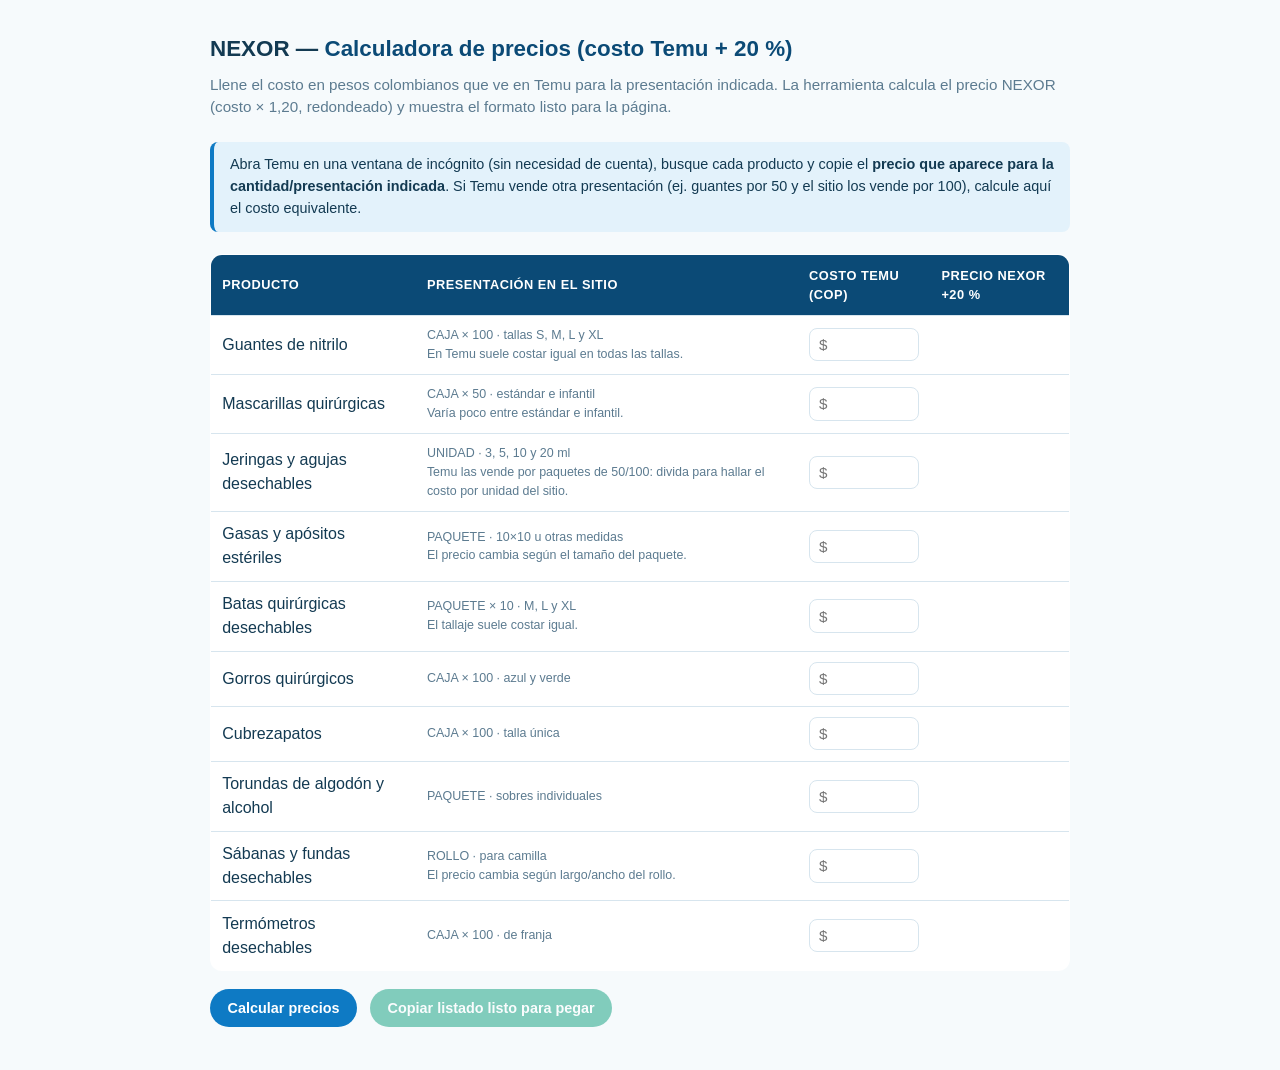
<file: calcular-precios.html>
<!doctype html>
<html lang="es">
<head>
<meta charset="utf-8">
<meta name="viewport" content="width=device-width, initial-scale=1">
<title>NEXOR · Calcular precios desde costo Temu</title>
<style>
  :root { --ink:#133a52; --navy:#0b4a76; --blue:#0e7ac4; --sky:#e3f2fb; --mint:#e2f6ef; --line:#d7e5ee; --muted:#5c7b90; --green:#0e9f7e; --white:#fff; }
  * { box-sizing:border-box; margin:0; }
  body { font-family:Segoe UI, Arial, sans-serif; background:#f6fafc; color:var(--ink); padding:2rem 1rem; line-height:1.5; }
  .wrap { max-width:860px; margin:auto; }
  h1 { font-size:1.4rem; }
  h1 span { color:var(--navy); }
  .intro { color:var(--muted); margin:.5rem 0 1.4rem; font-size:.95rem; }
  .note { background:var(--sky); border-left:4px solid var(--blue); padding:.8rem 1rem; border-radius:8px; margin-bottom:1.4rem; font-size:.9rem; }
  table { width:100%; border-collapse:collapse; background:var(--white); border:1px solid var(--line); border-radius:12px; overflow:hidden; }
  th,td { padding:.65rem .7rem; border-bottom:1px solid var(--line); text-align:left; vertical-align:middle; }
  th { background:var(--navy); color:#fff; font-size:.8rem; text-transform:uppercase; letter-spacing:.04em; }
  td input[type=number] { width:100%; max-width:140px; padding:.45rem .55rem; border:1px solid var(--line); border-radius:8px; font-size:.95rem; }
  .pres { display:block; color:var(--muted); font-size:.78rem; }
  .res { display:block; font-weight:800; color:var(--green); font-size:.95rem; white-space:nowrap; }
  .auto { color:var(--muted); font-size:.78rem; }
  .btn { display:inline-block; margin-top:1.1rem; padding:.7rem 1.1rem; border:0; border-radius:999px; font-weight:700; cursor:pointer; font-size:.9rem; }
  .btn-primary { background:var(--blue); color:#fff; }
  .btn-green { background:var(--green); color:#fff; }
  .btn:disabled { opacity:.5; cursor:not-allowed; }
  pre { background:#0b2c42; color:#d9f3ff; padding:1rem; border-radius:10px; overflow:auto; font-size:.82rem; margin-top:1rem; display:none; white-space:pre-wrap; word-break:break-word; }
  .small { color:var(--muted); font-size:.8rem; margin-top:.7rem; }
</style>
</head>
<body>
<div class="wrap">
  <h1>NEXOR — <span>Calculadora de precios (costo Temu + 20 %)</span></h1>
  <p class="intro">Llene el costo en pesos colombianos que ve en Temu para la presentación indicada. La herramienta calcula el precio NEXOR (costo × 1,20, redondeado) y muestra el formato listo para la página.</p>
  <div class="note">Abra Temu en una ventana de incógnito (sin necesidad de cuenta), busque cada producto y copie el <b>precio que aparece para la cantidad/presentación indicada</b>. Si Temu vende otra presentación (ej. guantes por 50 y el sitio los vende por 100), calcule aquí el costo equivalente.</div>

  <table>
    <thead><tr><th>Producto</th><th>Presentación en el sitio</th><th>Costo Temu (COP)</th><th>Precio NEXOR +20 %</th></tr></thead>
    <tbody id="rows"></tbody>
  </table>

  <div style="display:flex; gap:.8rem; align-items:center; flex-wrap:wrap;">
    <button class="btn btn-primary" id="calc">Calcular precios</button>
    <button class="btn btn-green" id="copy" disabled>Copiar listado listo para pegar</button>
  </div>
  <p class="small" id="status"></p>
  <pre id="out"></pre>
</div>

<script id="app">
var PRODUCTS = [
  { id:"guantes-nitrilo", name:"Guantes de nitrilo", pres:"CAJA × 100 · tallas S, M, L y XL", extra:"En Temu suele costar igual en todas las tallas." },
  { id:"mascarillas-quirurgicas", name:"Mascarillas quirúrgicas", pres:"CAJA × 50 · estándar e infantil", extra:"Varía poco entre estándar e infantil." },
  { id:"jeringas-desechables", name:"Jeringas y agujas desechables", pres:"UNIDAD · 3, 5, 10 y 20 ml", extra:"Temu las vende por paquetes de 50/100: divida para hallar el costo por unidad del sitio." },
  { id:"gasas-y-apositos", name:"Gasas y apósitos estériles", pres:"PAQUETE · 10×10 u otras medidas", extra:"El precio cambia según el tamaño del paquete." },
  { id:"batas-quirurgicas", name:"Batas quirúrgicas desechables", pres:"PAQUETE × 10 · M, L y XL", extra:"El tallaje suele costar igual." },
  { id:"gorros-quirurgicos", name:"Gorros quirúrgicos", pres:"CAJA × 100 · azul y verde", extra:"" },
  { id:"cubrezapatos", name:"Cubrezapatos", pres:"CAJA × 100 · talla única", extra:"" },
  { id:"torundas-alcohol", name:"Torundas de algodón y alcohol", pres:"PAQUETE · sobres individuales", extra:"" },
  { id:"sabanas-desechables", name:"Sábanas y fundas desechables", pres:"ROLLO · para camilla", extra:"El precio cambia según largo/ancho del rollo." },
  { id:"termometros-desechables", name:"Termómetros desechables", pres:"CAJA × 100 · de franja", extra:"" }
];

function roundCOP(v) { return Math.max(100, Math.round(v/100)*100); }

var tbody = document.getElementById("rows");
PRODUCTS.forEach(function(p) {
  var tr = document.createElement("tr");
  var td1 = document.createElement("td"); td1.textContent = p.name;
  var td2 = document.createElement("td");
  td2.innerHTML = '<span class="pres">' + p.pres + '</span><span class="pres">' + p.extra + '</span>';
  var td3 = document.createElement("td");
  td3.innerHTML = '<input type="number" min="0" step="50" placeholder="$" data-id="' + p.id + '">';
  var td4 = document.createElement("td"); td4.id = "res-" + p.id;
  tr.appendChild(td1); tr.appendChild(td2); tr.appendChild(td3); tr.appendChild(td4);
  tbody.appendChild(tr);
});

var statusEl = document.getElementById("status");
var outEl = document.getElementById("out");
var copyBtn = document.getElementById("copy");
var results = {};

function fmtCop(n) { return "$" + n.toLocaleString("es-CO"); }

document.getElementById("calc").addEventListener("click", function() {
  results = {};
  var missing = [];
  PRODUCTS.forEach(function(p) {
    var input = document.querySelector('input[data-id="' + p.id + '"]');
    var val = parseFloat(input.value);
    var cell = document.getElementById("res-" + p.id);
    if (!isFinite(val) || val <= 0) { missing.push(p.name); cell.innerHTML = '<span class="pres">—</span>'; return; }
    var nexor = roundCOP(val * 1.2);
    results[p.id] = { costo: val, nexor: nexor };
    cell.innerHTML = '<span class="res">' + fmtCop(nexor) + '</span><span class="pres">costo ' + fmtCop(val) + ' × 1.2</span>';
  });
  if (missing.length) { statusEl.textContent = "Faltan costos para: " + missing.join(", "); }
  else { statusEl.textContent = "Listo. Presione el botón verde para copiar el listado."; }
  copyBtn.disabled = Object.keys(results).length !== PRODUCTS.length;
});

copyBtn.addEventListener("click", function() {
  if (Object.keys(results).length !== PRODUCTS.length) return;
  var lines = [];
  lines.push("PRECIOS NEXOR — costo Temu + 20 %");
  lines.push("===================================");
  PRODUCTS.forEach(function(p) {
    var r = results[p.id];
    lines.push(p.name + " (" + p.pres + "): " + fmtCop(r.nexor) + "  —  data-price=" + r.nexor + "  [costo Temu " + fmtCop(r.costo) + "]");
  });
  outEl.textContent = lines.join("\n");
  outEl.style.display = "block";
  var range = document.createRange();
  range.selectNodeContents(outEl);
  var sel = window.getSelection(); sel.removeAllRanges(); sel.addRange(range);
  try { document.execCommand("copy"); sel.removeAllRanges(); statusEl.textContent = "Copiado: péguelo en el chat y con eso actualizo la página final."; }
  catch (e) { statusEl.textContent = "Seleccione el recuadro azul y cópielo (Ctrl+C)."; }
});
</script>
</body>
</html>
</file>
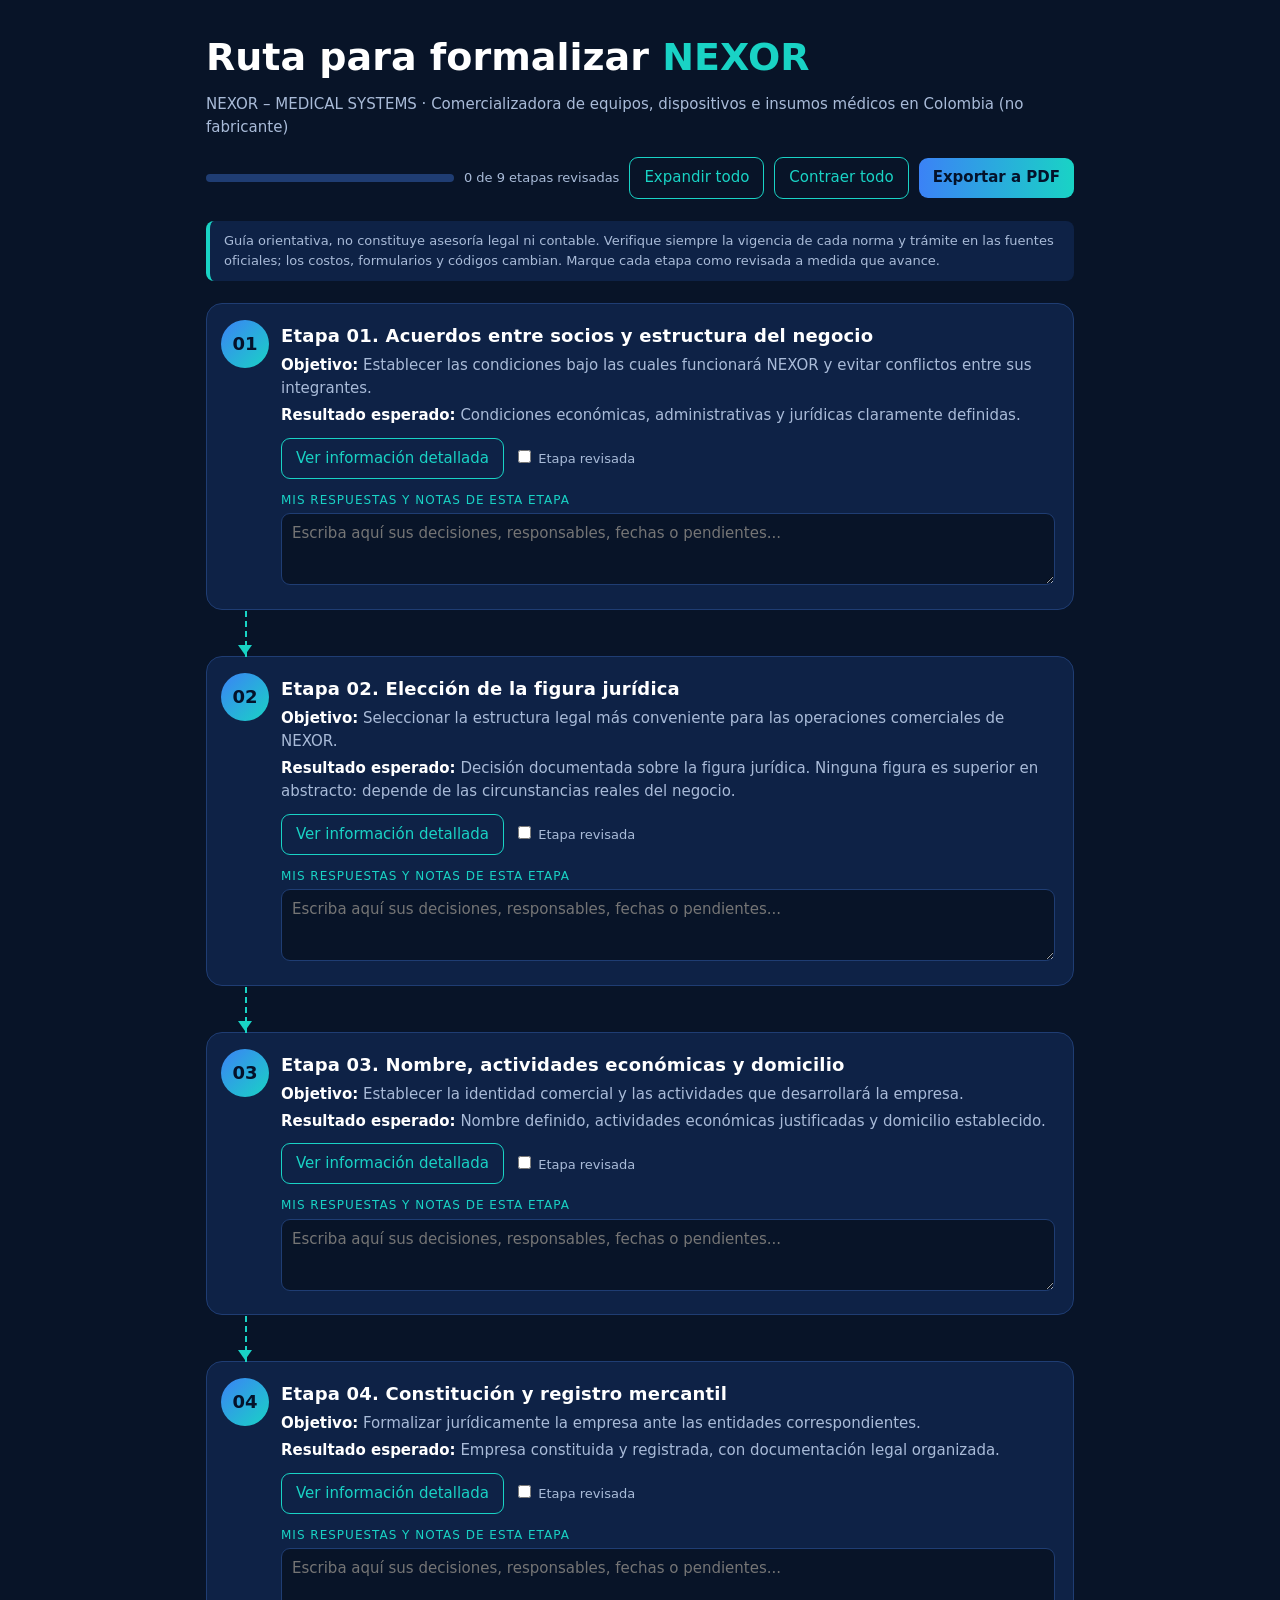
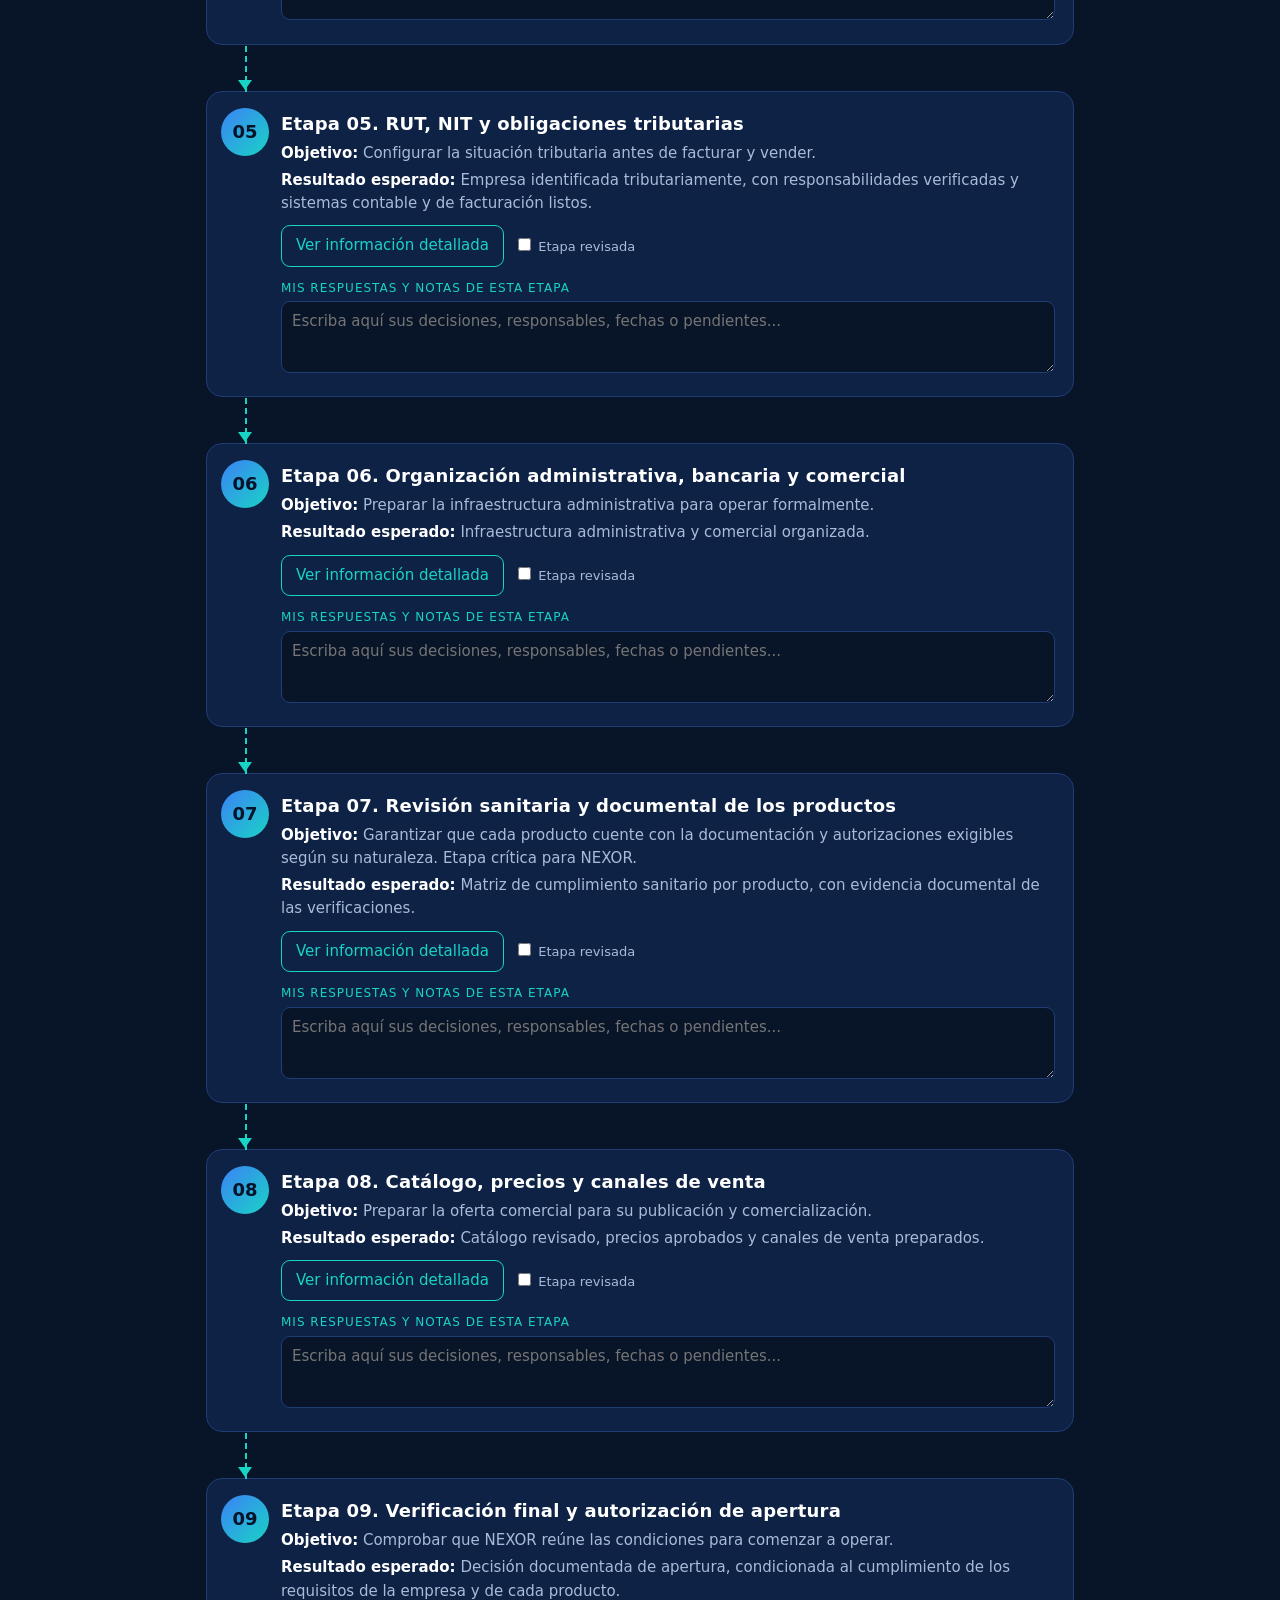
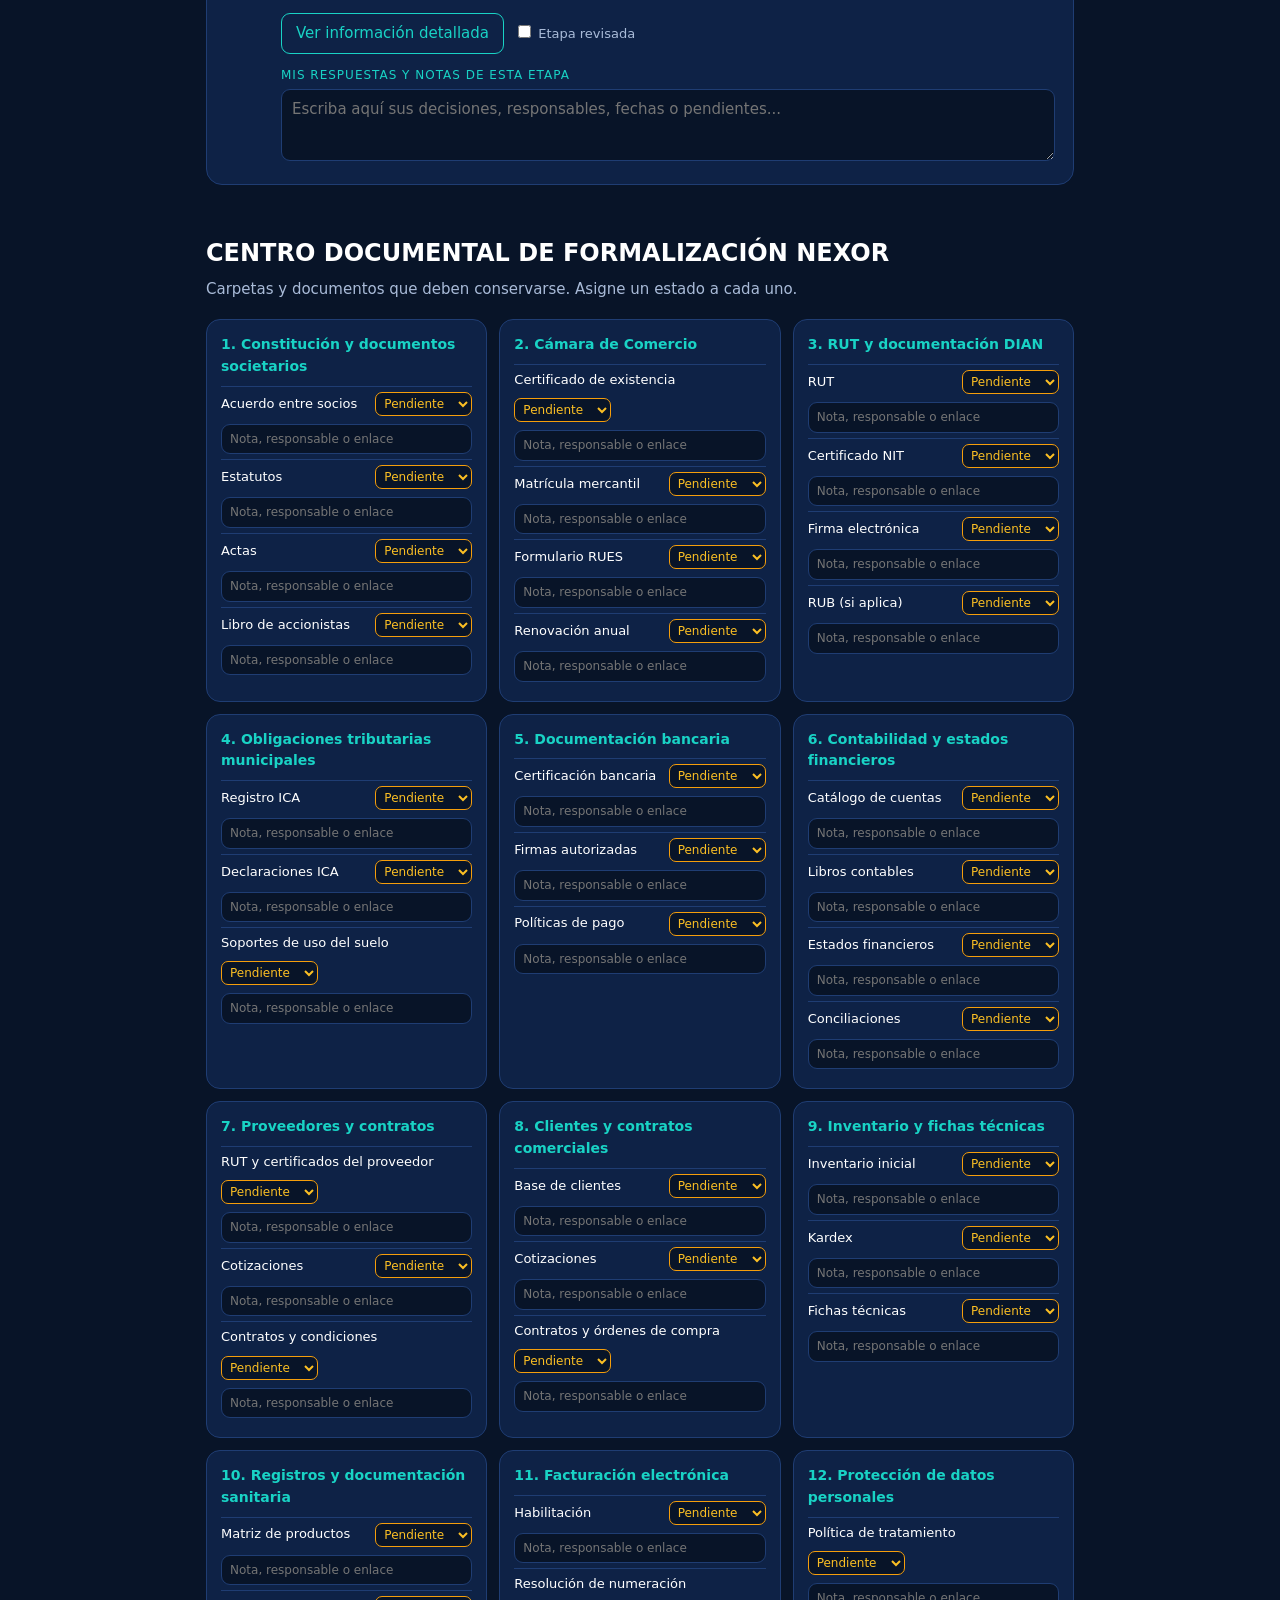
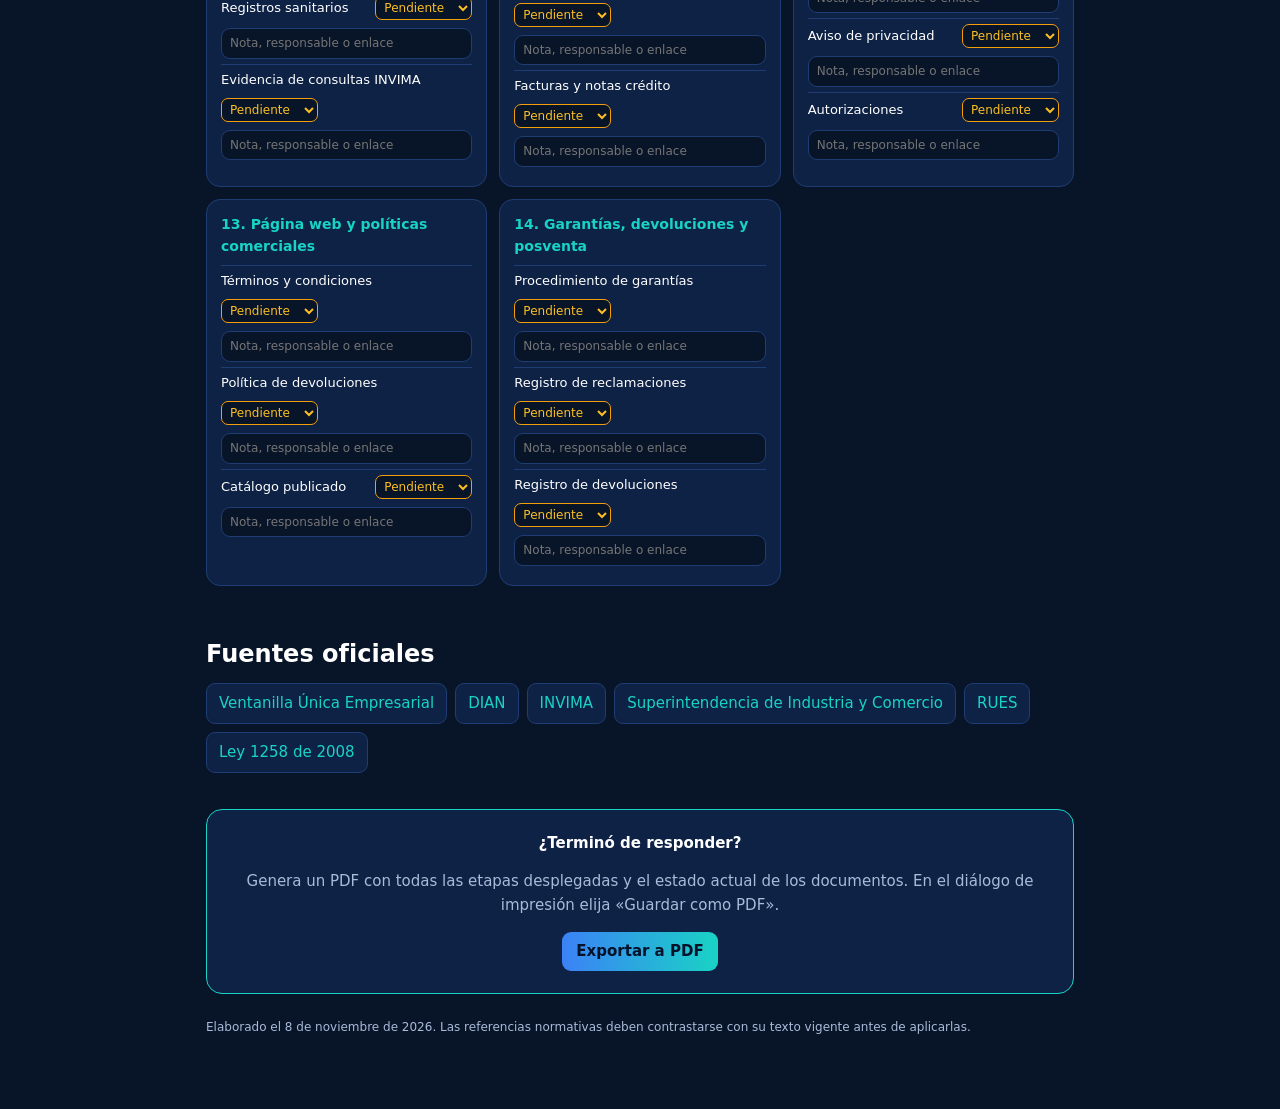
<file: Ruta para formalizar NEXOR.html>
<!DOCTYPE html>
<html lang="es"><head><meta charset="utf-8">
<meta name="viewport" content="width=device-width, initial-scale=1, viewport-fit=cover">
<title>Ruta para formalizar NEXOR</title>
<style>
:root{--bg:#081428;--card:#0e2246;--card2:#122b58;--tx:#fff;--mu:#a9bbd8;--tq:#19d3c5;--bl:#3b82f6;--ln:#1f3d73;box-sizing:border-box;padding-top:env(safe-area-inset-top,0px);padding-bottom:env(safe-area-inset-bottom,0px)}
*{box-sizing:border-box}html{scroll-padding-top:env(safe-area-inset-top,0px)}
body{margin:0;background:var(--bg);color:var(--tx);font:15px/1.55 system-ui,-apple-system,"Segoe UI",Roboto,sans-serif}
.w{max-width:900px;margin:0 auto;padding:28px 16px 60px}
h1{font-size:clamp(26px,5vw,38px);margin:0 0 6px}h1 span{color:var(--tq)}
.sub{color:var(--mu);margin:0 0 18px}
.bar{display:flex;gap:10px;flex-wrap:wrap;align-items:center;margin-bottom:22px}
.prog{flex:1;min-width:180px;height:8px;background:var(--ln);border-radius:9px;overflow:hidden}.prog i{display:block;height:100%;width:0;background:linear-gradient(90deg,var(--bl),var(--tq));transition:.3s}
button{font:inherit;cursor:pointer;border:1px solid var(--tq);background:transparent;color:var(--tq);padding:8px 14px;border-radius:9px}
button:hover{background:var(--tq);color:var(--bg)}button.pr{background:linear-gradient(90deg,var(--bl),var(--tq));color:#04122a;border:0;font-weight:700}
.note{background:var(--card);border-left:4px solid var(--tq);padding:10px 14px;border-radius:8px;color:var(--mu);font-size:13px;margin-bottom:22px}
.st{position:relative;background:var(--card);border:1px solid var(--ln);border-radius:16px;padding:18px 18px 16px 74px}
.st+.st{margin-top:46px}
.st+.st::before{content:"";position:absolute;left:38px;top:-46px;height:46px;border-left:2px dashed var(--tq)}
.st+.st::after{content:"";position:absolute;left:31px;top:-12px;border:7px solid transparent;border-top:10px solid var(--tq);border-bottom:0}
.num{position:absolute;left:14px;top:16px;width:48px;height:48px;border-radius:50%;background:linear-gradient(135deg,var(--bl),var(--tq));color:#04122a;font-weight:800;display:grid;place-items:center;font-size:18px}
.st h2{margin:0 0 4px;font-size:18px;letter-spacing:.2px}
.st p{margin:4px 0;color:var(--mu)}.st p b{color:var(--tx)}
.row{display:flex;gap:10px;flex-wrap:wrap;align-items:center;margin-top:10px}
.row label{color:var(--mu);font-size:13px}
.det{display:none;margin-top:14px;border-top:1px solid var(--ln);padding-top:12px}.st.open .det{display:block}
.blk{background:var(--card2);border-radius:12px;padding:12px 14px;margin-bottom:10px}
.blk h3{margin:0 0 6px;font-size:12px;text-transform:uppercase;letter-spacing:1px;color:var(--tq)}
.blk h4{margin:8px 0 2px;font-size:14px;color:var(--bl);filter:brightness(1.5)}
.blk ul{margin:2px 0 4px;padding-left:20px}.blk li{margin:1px 0}
a{color:var(--tq)}
h2.sec{font-size:24px;margin:50px 0 6px}
.dc{display:grid;grid-template-columns:repeat(auto-fit,minmax(270px,1fr));gap:12px}
.fo{background:var(--card);border:1px solid var(--ln);border-radius:14px;padding:14px;break-inside:avoid}
.fo h3{margin:0 0 8px;font-size:14px;color:var(--tq)}
.dr{display:flex;justify-content:space-between;gap:8px;align-items:center;padding:5px 0;border-top:1px solid var(--ln);font-size:13px}
select{font:inherit;font-size:12px;background:#081428;color:#fff;border:1px solid var(--ln);border-radius:7px;padding:3px 4px}
select.s1{border-color:#f59e0b;color:#fbbf24}select.s2{border-color:var(--bl);color:#93c5fd}select.s3{border-color:#22c55e;color:#4ade80}select.s4{border-color:#64748b;color:#94a3b8}
.fu{display:flex;flex-wrap:wrap;gap:8px;margin-top:10px}.fu a{border:1px solid var(--ln);background:var(--card);padding:8px 12px;border-radius:9px;text-decoration:none}
.exp{margin-top:36px;text-align:center;background:var(--card);border:1px solid var(--tq);border-radius:16px;padding:22px}
.ft{color:var(--mu);font-size:12px;margin-top:24px}
.ans{margin-top:12px}.ans label{display:block;font-size:12px;color:var(--tq);text-transform:uppercase;letter-spacing:1px;margin-bottom:4px}textarea,.di{width:100%;font:inherit;background:#081428;color:#fff;border:1px solid var(--ln);border-radius:9px;padding:8px 10px}textarea{min-height:72px;resize:vertical;overflow:hidden}.di{font-size:12px;padding:5px 8px}textarea:focus,.di:focus{outline:2px solid var(--tq)}.dr{flex-wrap:wrap}
@media print{textarea,.di{background:#fff;color:#000;border:1px solid #999;resize:none}}
@media(max-width:560px){.st{padding:16px 14px}.num{position:static;margin-bottom:8px}.st+.st::before,.st+.st::after{left:50%}.st+.st::after{left:calc(50% - 7px)}}
@media print{
:root{--bg:#fff;--card:#f3f7fc;--card2:#e8f0fa;--tx:#0b1b36;--mu:#44556f;--ln:#c7d3e4;--tq:#0b8f87;--bl:#1d4ed8}
body{-webkit-print-color-adjust:exact;print-color-adjust:exact}
.bar,.row,.exp button,.nop{display:none!important}.det{display:block!important}.st{break-inside:avoid-page}
select{background:#fff;color:#000!important;appearance:none;border-color:#999!important}
.num{color:#fff}.fu a{color:#0b1b36}}
</style></head><body><div class="w">
<h1>Ruta para formalizar <span>NEXOR</span></h1>
<p class="sub">NEXOR – MEDICAL SYSTEMS · Comercializadora de equipos, dispositivos e insumos médicos en Colombia (no fabricante)</p>
<div class="bar"><div class="prog"><i id="pg"></i></div><span id="pt" style="color:var(--mu);font-size:13px"></span>
<button onclick="tg(1)">Expandir todo</button><button onclick="tg(0)">Contraer todo</button><button class="pr" onclick="window.print()">Exportar a PDF</button></div>
<div class="note">Guía orientativa, no constituye asesoría legal ni contable. Verifique siempre la vigencia de cada norma y trámite en las fuentes oficiales; los costos, formularios y códigos cambian. Marque cada etapa como revisada a medida que avance.</div>
<div id="stages"></div>
<h2 class="sec">CENTRO DOCUMENTAL DE FORMALIZACIÓN NEXOR</h2>
<p class="sub">Carpetas y documentos que deben conservarse. Asigne un estado a cada uno.</p>
<div class="dc" id="dc"></div>
<h2 class="sec">Fuentes oficiales</h2>
<div class="fu" id="fu"></div>
<div class="exp"><b>¿Terminó de responder?</b><p style="color:var(--mu)">Genera un PDF con todas las etapas desplegadas y el estado actual de los documentos. En el diálogo de impresión elija «Guardar como PDF».</p><button class="pr" onclick="window.print()">Exportar a PDF</button></div>
<p class="ft">Elaborado el 8 de noviembre de 2026. Las referencias normativas deben contrastarse con su texto vigente antes de aplicarlas.</p>
</div>
<script>
const L={vue:['Ventanilla Única Empresarial','https://www.vue.gov.co/'],dian:['DIAN','https://www.dian.gov.co/'],invima:['INVIMA','https://www.invima.gov.co/'],sic:['Superintendencia de Industria y Comercio','https://www.sic.gov.co/'],rues:['RUES','https://www.rues.org.co/'],ley:['Ley 1258 de 2008','https://www.secretariasenado.gov.co/senado/basedoc/ley_1258_2008.html']};
const S=[
{t:'Acuerdos entre socios y estructura del negocio',o:'Establecer las condiciones bajo las cuales funcionará NEXOR y evitar conflictos entre sus integrantes.',
a:[['1.1 Participantes','Identificar socios o accionistas y su porcentaje|Definir aportes iniciales (dinero o bienes) y si habrá aportes posteriores|Determinar quién ejercerá la representación legal'],
['1.2 Organización económica','Cómo se distribuyen utilidades y se asumen pérdidas|Condiciones para reinvertir y reglas de retiro de dinero|Separar recursos personales de empresariales'],
['1.3 Toma de decisiones','Quién autoriza compras y compromete económicamente a la empresa|Procedimiento para aprobar inversiones|Resolución de desacuerdos e ingreso o retiro de accionistas']],
d:['Acuerdo entre socios','Documento de distribución de participaciones','Acta de decisiones iniciales','Acuerdo de confidencialidad (si es pertinente)','Estatutos sociales (si se constituye sociedad)'],
e:'Los propios socios, con apoyo de un abogado si lo consideran necesario.',r:'Condiciones económicas, administrativas y jurídicas claramente definidas.',
v:['Que los porcentajes y aportes sumen y coincidan con lo que se registrará','Que el acuerdo sea coherente con los estatutos','Que existan reglas para salida de socios y desempate'],
f:[['Código de Comercio (contrato de sociedad)'],['ley']]},
{t:'Elección de la figura jurídica',o:'Seleccionar la estructura legal más conveniente para las operaciones comerciales de NEXOR.',
a:[['A. Persona natural comerciante','No crea una persona jurídica independiente; actúa en nombre propio|Las obligaciones pueden comprometer su patrimonio personal|Constitución y administración más sencillas|Debe cumplir obligaciones tributarias y mercantiles aplicables'],
['B. Sociedad por Acciones Simplificada (S.A.S.)','Uno o varios accionistas; personalidad jurídica independiente|Responsabilidad limitada, por regla general, a los aportes, con excepciones legales|Admite diversas modalidades de administración|Requiere documento de constitución y estatutos, y cumplir obligaciones societarias'],
['2.1 Criterios para decidir','Protección patrimonial|Número de participantes y facilidad de administración|Financiación y relación con proveedores|Contratación con clínicas, hospitales e instituciones|Crecimiento, costos de constitución y mantenimiento']],
d:['Análisis comparativo de las figuras','Acta o documento de decisión'],e:'Socios; consulta opcional a contador o abogado.',
r:'Decisión documentada sobre la figura jurídica. Ninguna figura es superior en abstracto: depende de las circunstancias reales del negocio.',
v:['Que la figura elegida sea compatible con los requisitos de clientes institucionales','Que se hayan comparado costos de ambas figuras'],f:[['ley'],['Código de Comercio']]},
{t:'Nombre, actividades económicas y domicilio',o:'Establecer la identidad comercial y las actividades que desarrollará la empresa.',
a:[['3.1 Nombre empresarial','Consultar disponibilidad en el RUES y verificar homonimia|Diferenciar razón social de nombre comercial|Consultar la marca ante la SIC|Revisar dominio web y canales digitales|Ojo: la matrícula mercantil NO equivale al registro de marca'],
['3.2 Actividades CIIU','Evaluar, sin asignar automáticamente: comercio al por mayor de productos farmacéuticos y medicinales (p. ej. 4645), de otra maquinaria y equipo (p. ej. 4659), al por menor de productos médicos y ortopédicos en establecimientos especializados (p. ej. 4773) y comercio electrónico (p. ej. 4791)|Verificar cada código en el catálogo oficial de la DIAN frente a la actividad realmente desarrollada'],
['3.3 Domicilio','Municipio y departamento del domicilio principal|Dónde funcionará el establecimiento y condiciones de uso del inmueble|Requisitos municipales (uso del suelo, etc.) y establecimientos adicionales']],
d:['Consulta de homonimia (RUES)','Consulta de marcas (SIC)','Listado de códigos CIIU justificados','Soporte del domicilio (contrato o título)'],
e:'Cámara de Comercio (RUES), SIC, DIAN y autoridad municipal.',r:'Nombre definido, actividades económicas justificadas y domicilio establecido.',
v:['Que el código CIIU refleje lo que NEXOR realmente hará (nacional, importación, almacenamiento)','Que el uso del suelo permita la actividad'],f:[['rues'],['sic'],['dian']]},
{t:'Constitución y registro mercantil',o:'Formalizar jurídicamente la empresa ante las entidades correspondientes.',
a:[['4.1 Si se elige S.A.S.','Documento privado de constitución (salvo casos que exijan escritura pública, p. ej. aportes de inmuebles)|Estatutos: capital autorizado, suscrito y pagado, domicilio, objeto social, administración y facultades de representación|Identificación de accionistas y representante legal'],
['4.2 Registro ante Cámara de Comercio','Diligenciar el formulario RUES y presentar los documentos|Inscribir la sociedad y matricular el establecimiento, cuando corresponda|Pagar derechos e impuestos aplicables|Obtener el certificado de existencia y representación legal'],
['4.3 Documentación posterior','Copia de estatutos y organización de documentos societarios|Identificar libros de comercio que deben llevarse e inscribirse|Revisar obligaciones del Registro Único de Beneficiarios Finales (RUB), cuando aplique']],
d:['Documento de constitución y estatutos','Documentos de identidad de accionistas y representante','Formulario RUES','Certificado de existencia y representación legal','Libros de comercio'],
e:'Cámara de Comercio (también vía VUE); DIAN para el RUB.',r:'Empresa constituida y registrada, con documentación legal organizada.',
v:['Que objeto social y CIIU sean coherentes','Que la matrícula se renueve cada año dentro de los primeros tres meses','Que el certificado indique las facultades del representante'],f:[['ley'],['vue'],['rues'],['dian']]},
{t:'RUT, NIT y obligaciones tributarias',o:'Configurar la situación tributaria antes de facturar y vender.',
a:[['5.1 Registro ante la DIAN','Obtener el RUT y verificar el NIT|Revisar actividad económica principal y secundarias|Identificar responsabilidades tributarias y datos del representante; mantener actualizado'],
['5.2 Tratamiento tributario','Régimen ordinario o Régimen Simple de Tributación, si cumple requisitos y conviene|Responsabilidad frente al IVA y tratamiento por categoría de producto|Retenciones en la fuente, de IVA e ICA cuando correspondan|Renta, información exógena (si hay obligación) e ICA según el municipio'],
['5.3 Facturación electrónica','Elegir sistema de facturación y habilitarse ante la DIAN|Configurar datos, solicitar numeración e impuestos|Pruebas de emisión; procedimiento de facturas y notas crédito'],
['5.4 Organización contable','Sistema contable, catálogo de cuentas, terceros y auxiliares de clientes y proveedores|Control de cuentas por cobrar y pagar, inventarios y conciliación bancaria|Definir el marco técnico contable aplicable (Decreto 2420 de 2015 y modificaciones)']],
d:['RUT','Certificado del NIT','Resolución de numeración de facturación','Soportes de habilitación','Catálogo de cuentas y políticas contables'],
e:'DIAN; secretaría de hacienda municipal (ICA); contador público.',r:'Empresa identificada tributariamente, con responsabilidades verificadas y sistemas contable y de facturación listos.',
v:['No asumir que todos los insumos médicos tienen el mismo IVA: clasificar por producto con la norma vigente','Que el Régimen Simple se evalúe frente a los requisitos del Estatuto Tributario','Calendario tributario nacional y municipal'],f:[['dian'],['Estatuto Tributario']]},
{t:'Organización administrativa, bancaria y comercial',o:'Preparar la infraestructura administrativa para operar formalmente.',
a:[['6.1 Banca','Evaluar cuenta empresarial; preparar documentos de constitución y representación|Definir responsables, controles de pagos y separar movimientos personales de empresariales'],
['6.2 Proveedores','Solicitar RUT, certificado de existencia (si es persona jurídica) e identificación|Cotizaciones, listas de precios, facturas de compra y fichas técnicas|Registros o autorizaciones sanitarias, documentos de importación si aplican|Garantías, entregas y devoluciones'],
['6.3 Clientes','Base de datos comercial y proceso de cotización|Condiciones de pago, entrega y garantía|Atención de solicitudes y reclamaciones'],
['6.4 Protección de información','Política de tratamiento de datos y aviso de privacidad; autorizaciones cuando correspondan|Protección de bases de datos de clientes y proveedores|Términos y condiciones web; política de cambios, devoluciones y garantías']],
d:['Certificación o apertura bancaria','Carpeta de proveedores','Formato de cotización','Política de datos personales','Términos y condiciones'],
e:'Entidad bancaria; socios; SIC (autoridad de datos personales y consumidor).',r:'Infraestructura administrativa y comercial organizada.',
v:['Que se cumpla la Ley 1581 de 2012 sobre datos personales y, en ventas al consumidor, la Ley 1480 de 2011','Que la información del proveedor esté vigente'],f:[['sic']]},
{t:'Revisión sanitaria y documental de los productos',o:'Garantizar que cada producto cuente con la documentación y autorizaciones exigibles según su naturaleza. Etapa crítica para NEXOR.',
a:[['7.1 Matriz por SKU','Código interno, nombre, descripción, fabricante, país de origen, proveedor|Clasificación del producto y de riesgo (dispositivos médicos)|Registro sanitario o permiso de comercialización, titular y vigencia|Ficha técnica, almacenamiento, garantía y vida útil'],
['7.2 Verificación ante INVIMA (por referencia)','Identificar si es dispositivo médico, su clasificación y si requiere registro o permiso|Comprobar vigencia y que fabricante, titular, importador y producto coincidan|Revisar etiquetado e instrucciones; conservar evidencia de cada consulta'],
['7.3 Modelo de operación','A. Compra nacional para reventa: verificar al proveedor y cada referencia; NEXOR no necesita las autorizaciones del importador|B. Importación directa: requisitos adicionales de importación, registros o permisos y, según corresponda, capacidad de almacenamiento y acondicionamiento (CCAA)|C. Almacenamiento y distribución: condiciones sanitarias del establecimiento y exigencias de la autoridad territorial de salud|INVIMA señala que quien solo comercializa dispositivos médicos, sin importarlos, no requiere certificación CCAA de esa entidad, sin perjuicio de la vigilancia de las autoridades territoriales. No extender la excepción a importadores'],
['7.4 Inventarios','Lotes, vencimientos, entradas y salidas, FIFO o FEFO|Almacenamiento, devoluciones, productos no conformes y trazabilidad'],
['7.5 Posventa y vigilancia','Reclamaciones, garantías, novedades de calidad y devoluciones|Revisar obligaciones de tecnovigilancia cuando apliquen']],
d:['Matriz de cumplimiento por producto','Registros sanitarios y permisos','Fichas técnicas','Evidencia de consultas INVIMA','Procedimientos de inventario y posventa'],
e:'INVIMA; secretarías de salud territoriales; proveedor o titular del registro.',r:'Matriz de cumplimiento sanitario por producto, con evidencia documental de las verificaciones.',
v:['No todos los dispositivos requieren los mismos trámites: depende de clase, riesgo y naturaleza','Marco de referencia: Decreto 4725 de 2005 y normas que lo desarrollan; confirmar vigencia','No tratar equipos, insumos y medicamentos como equivalentes'],f:[['invima'],['Decreto 4725 de 2005']]},
{t:'Catálogo, precios y canales de venta',o:'Preparar la oferta comercial para su publicación y comercialización.',
a:[['8.1 Catálogo','Código, nombre, descripción técnica, marca y fabricante|Imagen autorizada, ficha técnica y especificaciones|Precio, disponibilidad, entrega y garantía'],
['8.2 Precios','Precio de compra, transporte, almacenamiento y costos operativos atribuibles|Impuestos aplicables, margen comercial y precio final|Diferenciar margen sobre ventas de incremento sobre costo: no son equivalentes'],
['8.3 Canales','Página web, catálogo digital, correo empresarial y canales de atención|Cotización, condiciones de pago, despacho y entrega|Garantía y posventa']],
d:['Catálogo aprobado','Metodología y lista de precios','Autorización de uso de imágenes','Políticas comerciales publicadas'],
e:'Socios y área comercial; SIC como autoridad de protección al consumidor.',r:'Catálogo revisado, precios aprobados y canales de venta preparados.',
v:['Que la información publicitaria sea veraz y verificable','Que no se promocionen productos sin la autorización exigible'],f:[['sic']]},
{t:'Verificación final y autorización de apertura',o:'Comprobar que NEXOR reúne las condiciones para comenzar a operar.',
a:[['Legal','Figura definida; empresa registrada; certificado de existencia; estatutos organizados; establecimiento matriculado si aplica'],
['Tributario','RUT y NIT verificados; responsabilidades identificadas; facturación electrónica habilitada; ICA revisado'],
['Contable y financiero','Cuenta bancaria; sistema contable y catálogo de cuentas; inventario inicial; control de compras y ventas; conciliación'],
['Comercial','Proveedores verificados; precios y catálogo aprobados; políticas y canales de atención'],
['Sanitario','Matriz de productos y clasificación; verificación por referencia; almacenamiento y trazabilidad; requisitos de INVIMA y autoridades territoriales revisados']],
d:['Lista de verificación firmada','Acta de autorización de apertura'],e:'Representante legal y socios.',
r:'Decisión documentada de apertura, condicionada al cumplimiento de los requisitos de la empresa y de cada producto.',
v:['Que los pendientes se registren con responsable y fecha','Que ningún producto sin verificación sanitaria se publique o venda'],f:[['vue'],['dian'],['invima'],['rues']]}];
const D=[['1. Constitución y documentos societarios','Acuerdo entre socios|Estatutos|Actas|Libro de accionistas'],['2. Cámara de Comercio','Certificado de existencia|Matrícula mercantil|Formulario RUES|Renovación anual'],['3. RUT y documentación DIAN','RUT|Certificado NIT|Firma electrónica|RUB (si aplica)'],['4. Obligaciones tributarias municipales','Registro ICA|Declaraciones ICA|Soportes de uso del suelo'],['5. Documentación bancaria','Certificación bancaria|Firmas autorizadas|Políticas de pago'],['6. Contabilidad y estados financieros','Catálogo de cuentas|Libros contables|Estados financieros|Conciliaciones'],['7. Proveedores y contratos','RUT y certificados del proveedor|Cotizaciones|Contratos y condiciones'],['8. Clientes y contratos comerciales','Base de clientes|Cotizaciones|Contratos y órdenes de compra'],['9. Inventario y fichas técnicas','Inventario inicial|Kardex|Fichas técnicas'],['10. Registros y documentación sanitaria','Matriz de productos|Registros sanitarios|Evidencia de consultas INVIMA'],['11. Facturación electrónica','Habilitación|Resolución de numeración|Facturas y notas crédito'],['12. Protección de datos personales','Política de tratamiento|Aviso de privacidad|Autorizaciones'],['13. Página web y políticas comerciales','Términos y condiciones|Política de devoluciones|Catálogo publicado'],['14. Garantías, devoluciones y posventa','Procedimiento de garantías|Registro de reclamaciones|Registro de devoluciones']];
const ST=['Pendiente','En proceso','Verificado','No aplica'];
const ul=s=>'<ul>'+s.split('|').map(x=>`<li>${x}</li>`).join('')+'</ul>';
const lk=f=>f.map(x=>x.length==1&&L[x[0]]?`<a href="${L[x[0]][1]}" target="_blank" rel="noopener">${L[x[0]][0]}</a>`:`${x[0]}`).join(' · ');
document.getElementById('stages').innerHTML=S.map((s,i)=>`<section class="st" id="e${i}"><div class="num">${String(i+1).padStart(2,'0')}</div><h2>Etapa ${String(i+1).padStart(2,'0')}. ${s.t}</h2><p><b>Objetivo:</b> ${s.o}</p><p><b>Resultado esperado:</b> ${s.r}</p>
<div class="row nop"><button onclick="ex(${i})" id="b${i}">Ver información detallada</button><label><input type="checkbox" onchange="pg()" class="ck"> Etapa revisada</label></div>
<div class="ans"><label for="t${i}">Mis respuestas y notas de esta etapa</label><textarea id="t${i}" placeholder="Escriba aquí sus decisiones, responsables, fechas o pendientes..."></textarea></div>
<div class="det"><div class="blk"><h3>1. Objetivo de la etapa</h3>${s.o}</div>
<div class="blk"><h3>2. Actividades</h3>${s.a.map(g=>`<h4>${g[0]}</h4>${ul(g[1])}`).join('')}</div>
<div class="blk"><h3>3. Documentos necesarios</h3><ul>${s.d.map(x=>`<li>${x}</li>`).join('')}</ul></div>
<div class="blk"><h3>4. Entidad responsable</h3>${s.e}</div><div class="blk"><h3>5. Resultado esperado</h3>${s.r}</div>
<div class="blk"><h3>6. Aspectos que deben verificarse</h3><ul>${s.v.map(x=>`<li>${x}</li>`).join('')}</ul></div>
<div class="blk"><h3>7. Fuente normativa u oficial</h3>${lk(s.f)}</div></div></section>`).join('');
document.getElementById('dc').innerHTML=D.map(f=>`<div class="fo"><h3>${f[0]}</h3>${f[1].split('|').map(d=>`<div class="dr"><span>${d}</span><select class="s1" onchange="this.className='s'+(this.selectedIndex+1)">${ST.map(x=>`<option>${x}</option>`).join('')}</select><input class="di" placeholder="Nota, responsable o enlace"></div>`).join('')}</div>`).join('');
document.getElementById('fu').innerHTML=Object.values(L).map(x=>`<a href="${x[1]}" target="_blank" rel="noopener">${x[0]}</a>`).join('');
function ex(i){const e=document.getElementById('e'+i);e.classList.toggle('open');document.getElementById('b'+i).textContent=e.classList.contains('open')?'Ocultar información detallada':'Ver información detallada'}
function tg(o){S.forEach((_,i)=>{const e=document.getElementById('e'+i);if(e.classList.contains('open')!=!!o)ex(i)})}
function pg(){const c=document.querySelectorAll('.ck'),n=[...c].filter(x=>x.checked).length;document.getElementById('pg').style.width=n/c.length*100+'%';document.getElementById('pt').textContent=n+' de '+c.length+' etapas revisadas'}
const K='nexor-guia-v1',FL=()=>[...document.querySelectorAll('textarea,input.di,select,input.ck')];
function gr(e){if(e.tagName=='TEXTAREA'){e.style.height='auto';e.style.height=Math.max(72,e.scrollHeight)+'px'}}
function sv(){try{localStorage.setItem(K,JSON.stringify(FL().map(e=>e.type=='checkbox'?e.checked:e.value)))}catch(x){}}
try{const v=JSON.parse(localStorage.getItem(K)||'null');if(v)FL().forEach((e,i)=>{if(i in v){if(e.type=='checkbox')e.checked=v[i];else e.value=v[i];if(e.tagName=='SELECT')e.className='s'+(e.selectedIndex+1);gr(e)}})}catch(x){}
document.addEventListener('input',e=>{gr(e.target);sv()});document.addEventListener('change',sv);
addEventListener('beforeprint',()=>{document.querySelectorAll('textarea').forEach(gr);document.querySelectorAll('.ans').forEach(a=>a.style.display=a.querySelector('textarea').value.trim()?'':'none');document.querySelectorAll('.di').forEach(a=>a.style.display=a.value.trim()?'':'none')});
addEventListener('afterprint',()=>document.querySelectorAll('.ans,.di').forEach(a=>a.style.display=''));
pg();
</script></body></html>
</file>
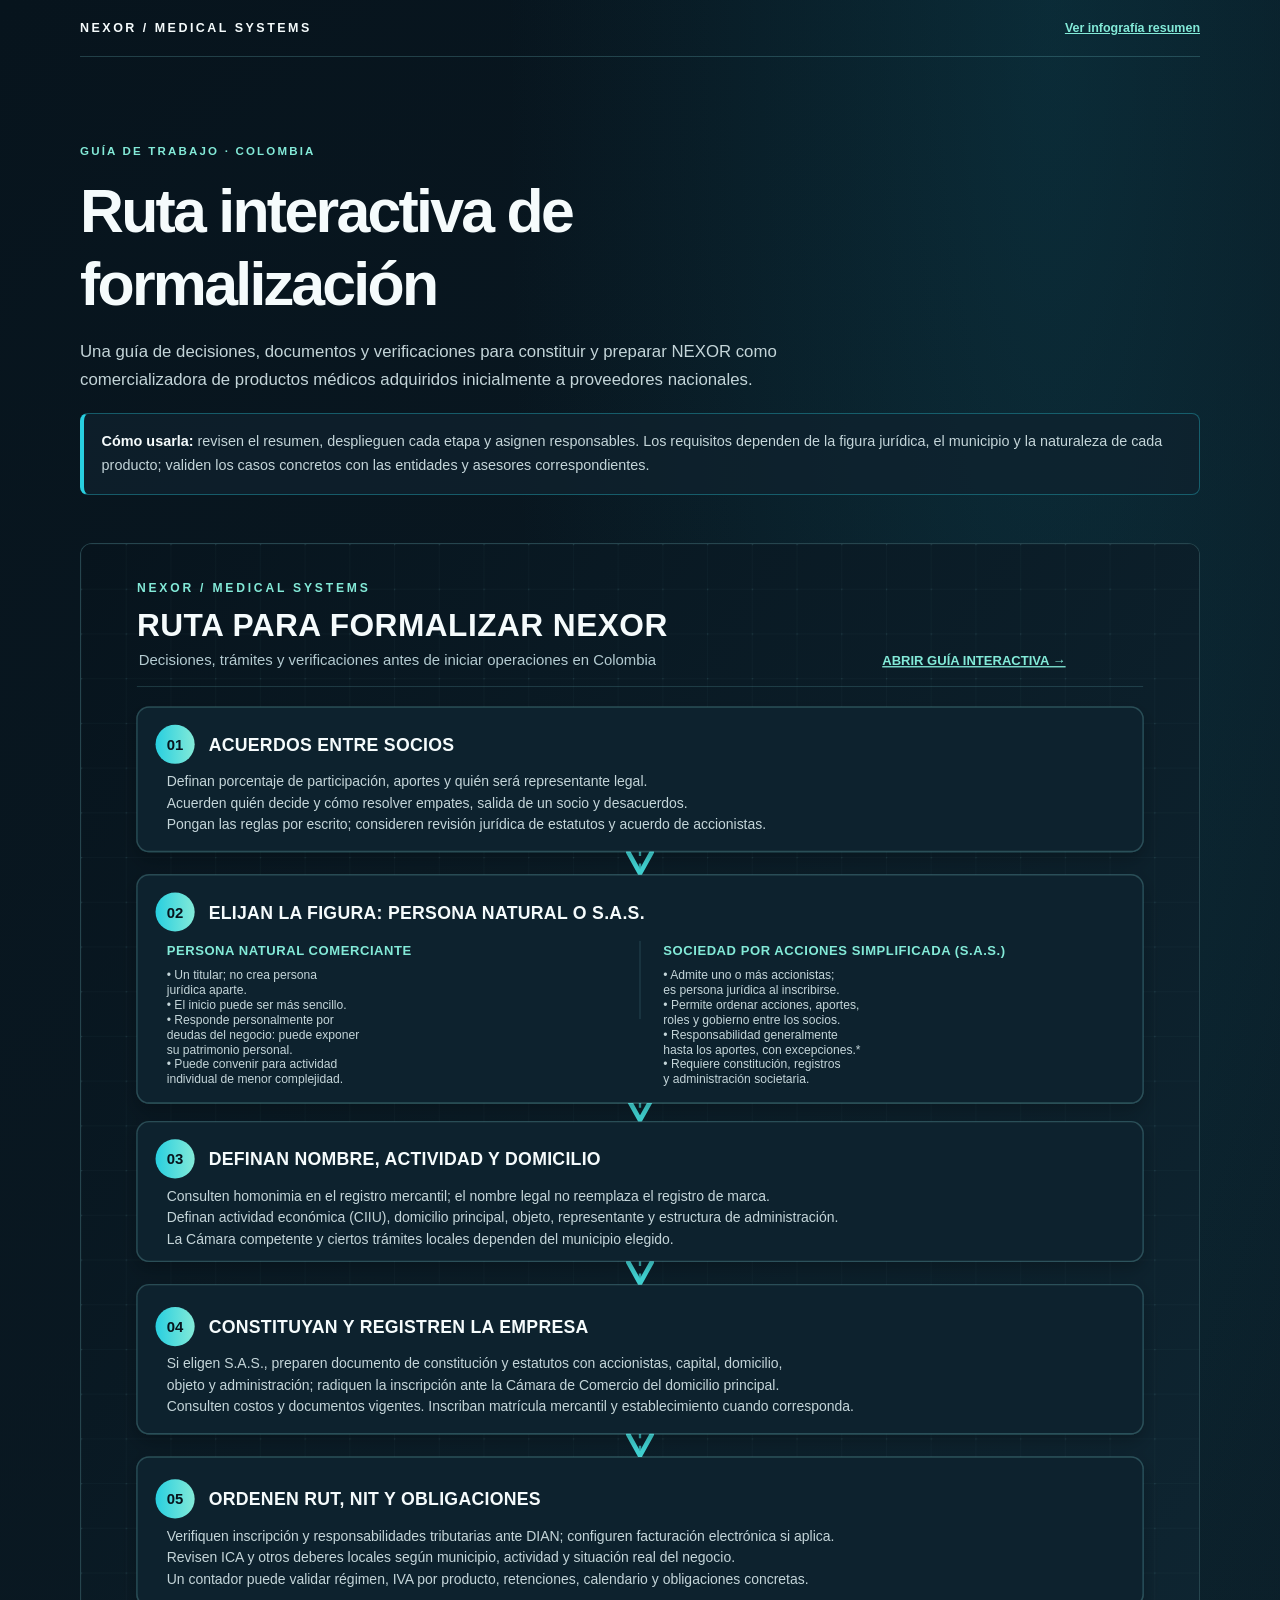
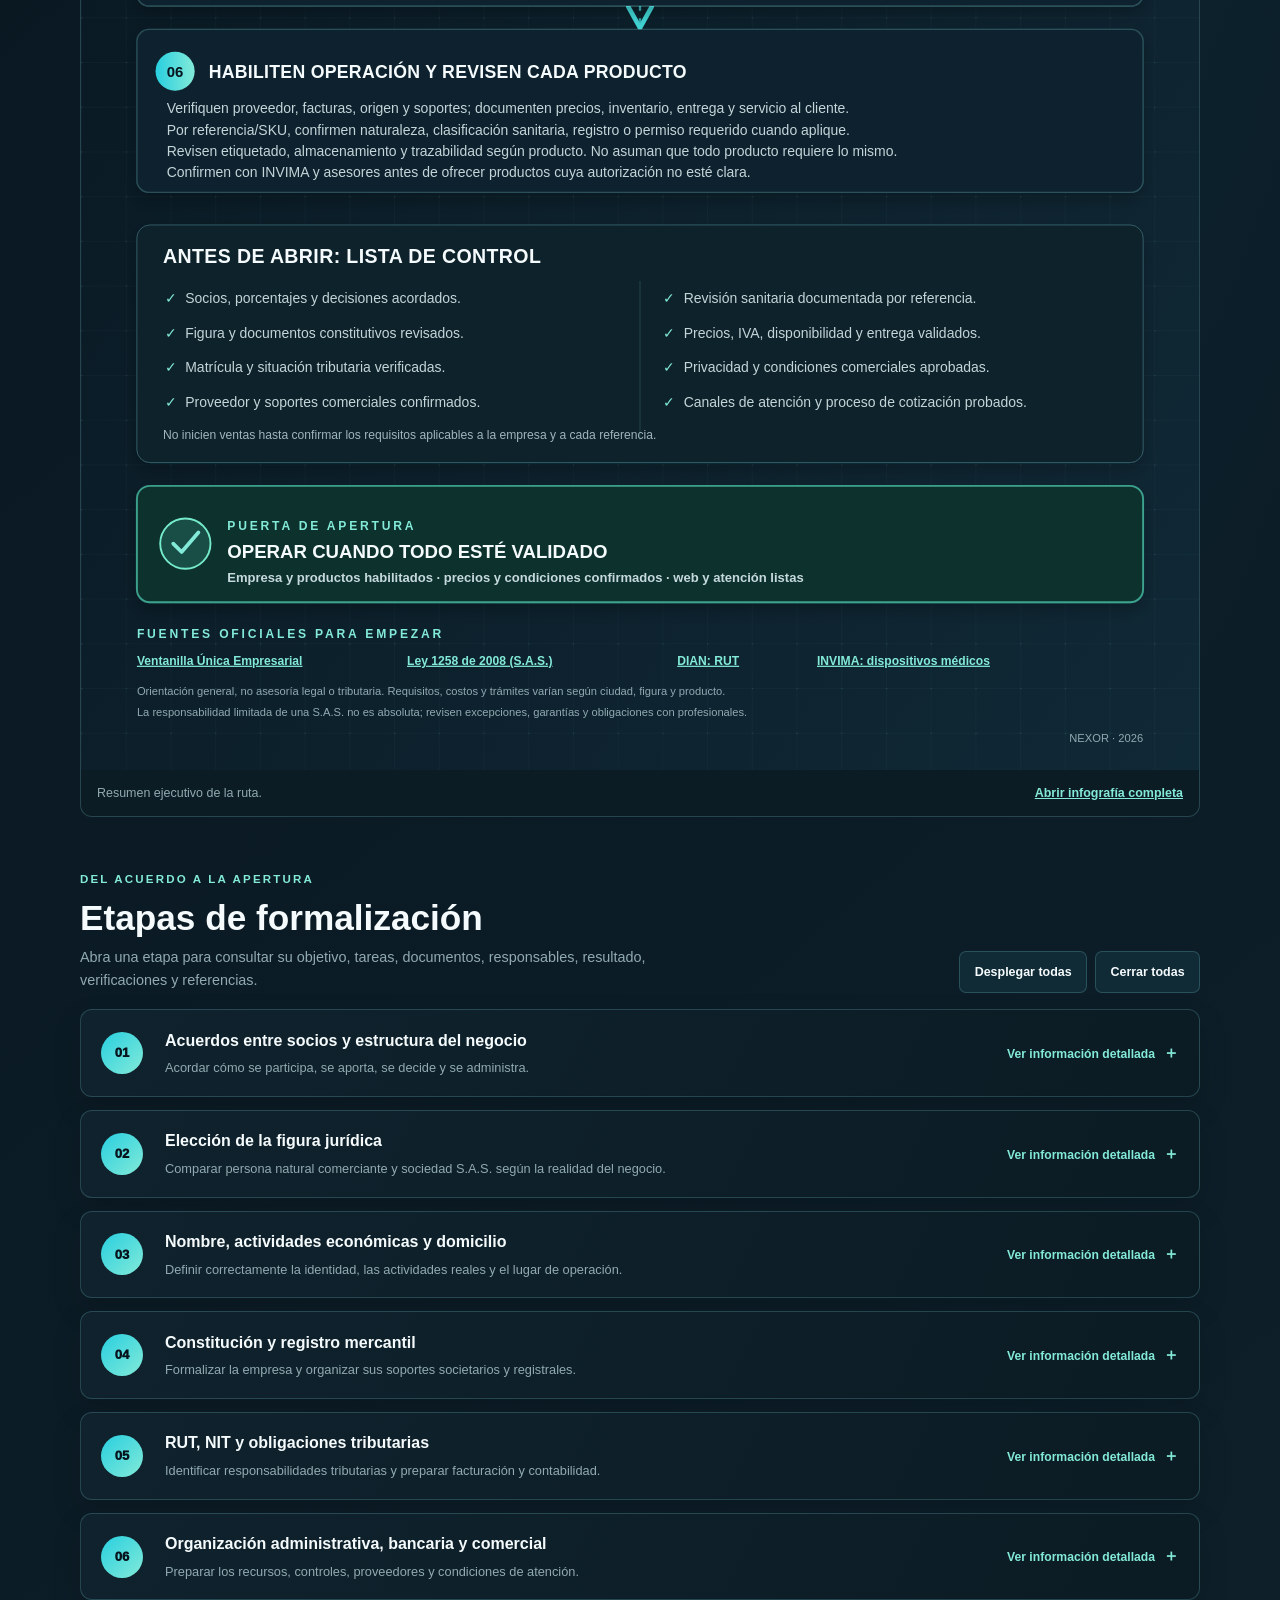
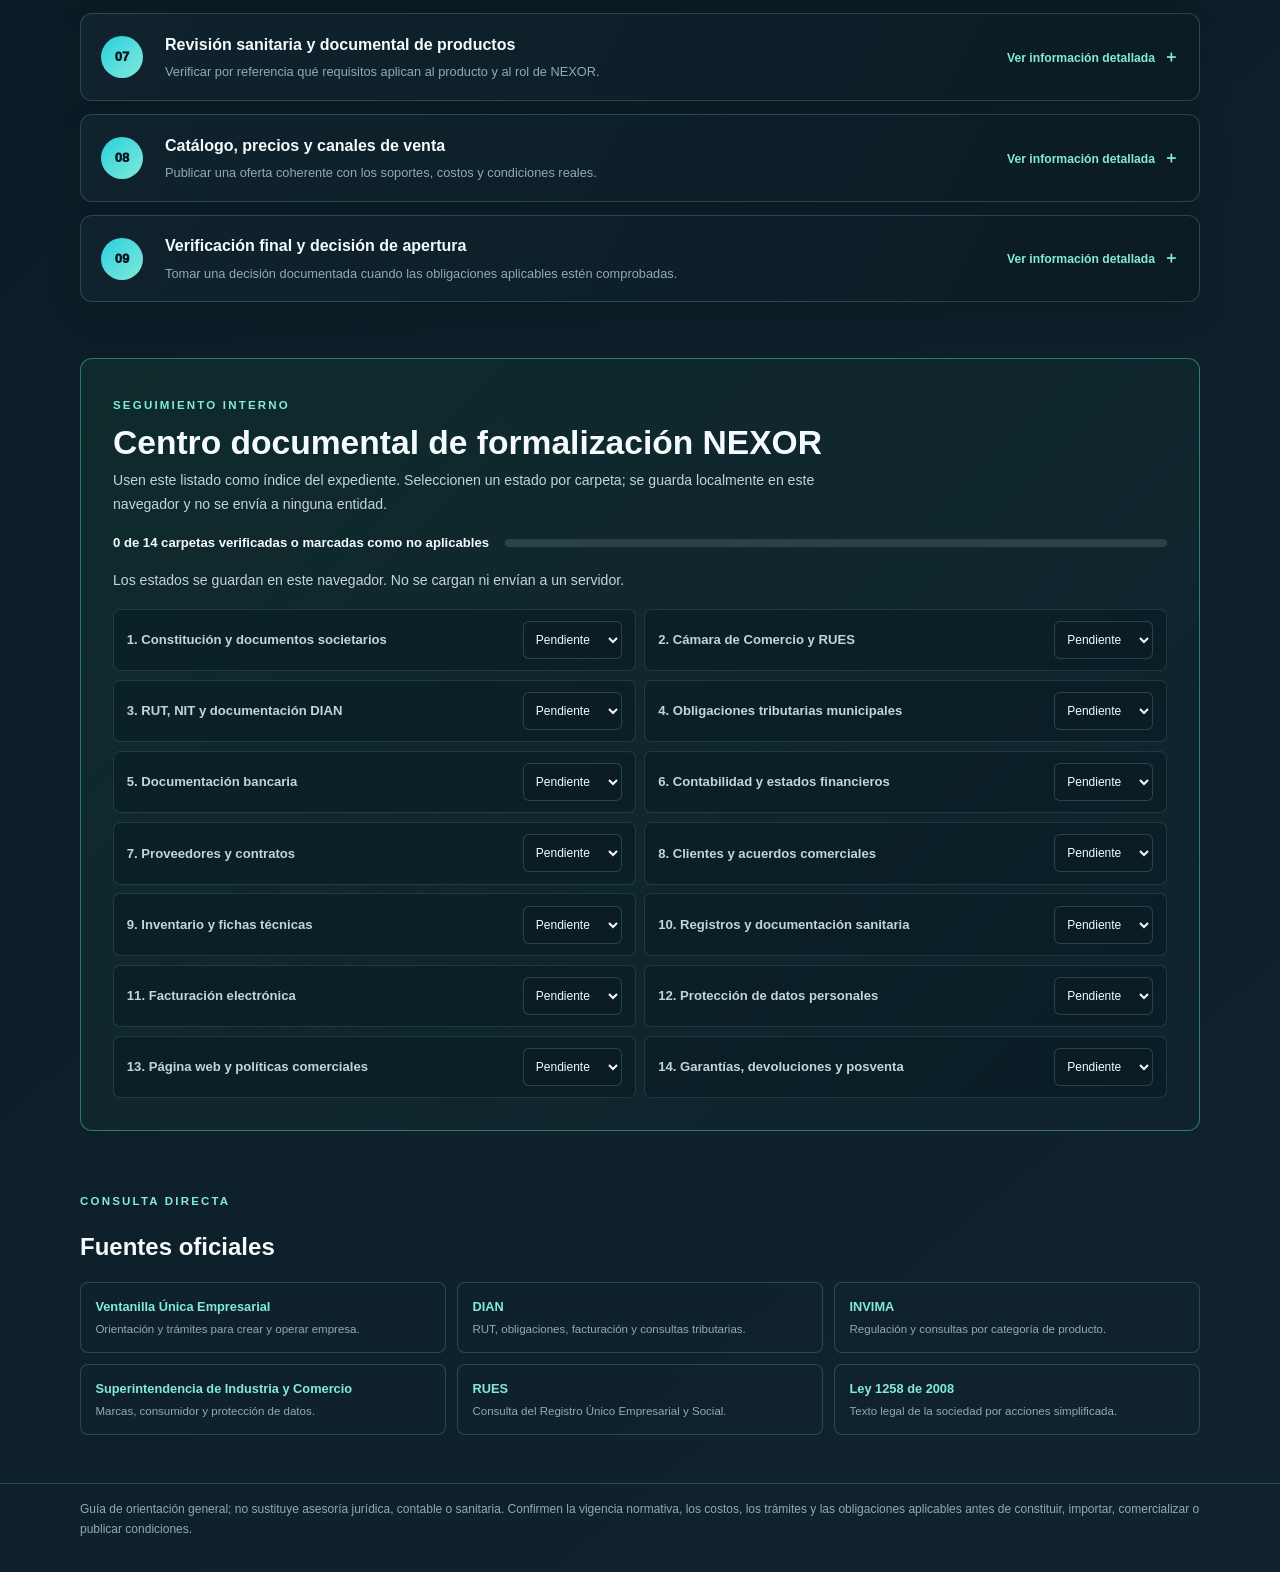
<file: Documentos/Ruta_formalizacion_NEXOR_interactiva.html>
<!doctype html>
<html lang="es">
<head>
  <meta charset="utf-8">
  <meta name="viewport" content="width=device-width, initial-scale=1">
  <meta name="description" content="Guía interactiva de formalización empresarial, tributaria, comercial y sanitaria para NEXOR en Colombia.">
  <meta name="theme-color" content="#07141d">
  <title>Ruta interactiva de formalización | NEXOR</title>
  <style>
    :root {
      color-scheme: dark;
      --bg: #07141d;
      --surface: #10232e;
      --surface-soft: #0c1c25;
      --ink: #f5fbfc;
      --body: #c4d5d9;
      --muted: #91aab1;
      --line: rgba(140, 234, 241, .2);
      --cyan: #28cfe0;
      --mint: #83ead8;
      --green-bg: #10332f;
      --radius: 12px;
      font-family: Manrope, "Segoe UI", Arial, sans-serif;
    }

    * { box-sizing: border-box; }

    body {
      min-width: 320px;
      margin: 0;
      background:
        radial-gradient(ellipse at 82% 0, rgba(20, 128, 150, .2), transparent 34rem),
        linear-gradient(140deg, #07141d, #10232e);
      color: var(--ink);
      line-height: 1.65;
    }

    a { color: var(--mint); }
    a:hover { color: #fff; }
    button, select { font: inherit; }
    :focus-visible { outline: 3px solid var(--cyan); outline-offset: 3px; }

    .container { width: min(1120px, calc(100% - 40px)); margin-inline: auto; }
    .topbar { display: flex; justify-content: space-between; align-items: center; gap: 1rem; padding-block: 1.1rem; border-bottom: 1px solid var(--line); }
    .brand { color: var(--ink); font-size: .78rem; font-weight: 900; letter-spacing: .2em; text-decoration: none; }
    .topbar a:last-child { font-size: .78rem; font-weight: 800; }
    .hero { padding: clamp(2.5rem, 7vw, 5rem) 0 2rem; }
    .eyebrow { color: var(--mint); font-size: .72rem; font-weight: 900; letter-spacing: .19em; text-transform: uppercase; }
    h1, h2, h3 { line-height: 1.2; }
    h1 { max-width: 850px; margin: .75rem 0 1rem; font-size: clamp(2rem, 5vw, 3.8rem); letter-spacing: -.045em; }
    .hero p { max-width: 800px; color: var(--body); font-size: 1.05rem; }
    .notice { margin-top: 1.25rem; padding: 1rem 1.1rem; border: 1px solid rgba(40, 207, 224, .35); border-left: 4px solid var(--cyan); border-radius: 8px; background: rgba(16, 35, 46, .74); color: var(--body); font-size: .9rem; }
    .notice strong { color: var(--ink); }
    .summary-wrap { margin: 1rem auto 3rem; overflow: hidden; border: 1px solid var(--line); border-radius: var(--radius); background: var(--surface-soft); }
    .summary-wrap img { display: block; width: 100%; height: auto; }
    .summary-caption { display: flex; justify-content: space-between; align-items: center; flex-wrap: wrap; gap: .7rem; padding: .8rem 1rem; color: var(--muted); font-size: .78rem; }
    .summary-caption a { font-weight: 800; }

    .section-heading { display: flex; justify-content: space-between; align-items: end; gap: 1rem; margin: 2rem 0 1rem; }
    .section-heading h2 { margin: .35rem 0 0; font-size: clamp(1.5rem, 3vw, 2.2rem); }
    .section-heading p { max-width: 590px; margin: .4rem 0 0; color: var(--muted); font-size: .9rem; }
    .tool-button, .expand-button {
      min-height: 42px;
      padding: .6rem .9rem;
      border: 1px solid var(--line);
      border-radius: 7px;
      background: #102a36;
      color: var(--ink);
      cursor: pointer;
      font-size: .78rem;
      font-weight: 800;
    }
    .tool-button:hover, .expand-button:hover { border-color: var(--cyan); background: #143543; }
    .expand-controls { display: flex; gap: .5rem; flex-wrap: wrap; }

    .stages { display: grid; gap: .8rem; }
    .stage {
      overflow: clip;
      border: 1px solid var(--line);
      border-radius: var(--radius);
      background: linear-gradient(115deg, rgba(16, 35, 46, .98), rgba(11, 28, 37, .98));
      box-shadow: 0 12px 30px rgba(0, 0, 0, .13);
    }
    .stage summary { display: grid; grid-template-columns: 48px minmax(0, 1fr) auto; align-items: center; gap: 1rem; padding: 1.1rem 1.25rem; cursor: pointer; list-style: none; }
    .stage summary::-webkit-details-marker { display: none; }
    .stage summary:hover { background: rgba(40, 207, 224, .045); }
    .stage-number { display: grid; width: 42px; height: 42px; place-items: center; border-radius: 50%; background: linear-gradient(135deg, var(--cyan), var(--mint)); color: var(--bg); font-size: .82rem; font-weight: 950; }
    .stage-title { display: block; font-size: 1rem; font-weight: 900; }
    .stage-objective { display: block; margin-top: .2rem; color: var(--muted); font-size: .8rem; font-weight: 500; }
    .summary-action { color: var(--mint); font-size: .76rem; font-weight: 900; white-space: nowrap; }
    .summary-action::after { content: "＋"; margin-left: .5rem; font-size: 1rem; }
    details[open] .summary-action::after { content: "−"; }
    details[open] .summary-action .close-label { display: inline; }
    details[open] .summary-action .open-label { display: none; }
    details:not([open]) .summary-action .close-label { display: none; }
    .stage-content { padding: .2rem 1.25rem 1.4rem 5.25rem; border-top: 1px solid rgba(140, 234, 241, .1); }
    .detail-grid { display: grid; grid-template-columns: repeat(2, minmax(0, 1fr)); gap: .8rem; margin-top: .8rem; }
    .detail { padding: .85rem .95rem; border: 1px solid rgba(140, 234, 241, .12); border-radius: 8px; background: rgba(3, 15, 22, .3); }
    .detail h3 { margin: 0 0 .45rem; color: var(--mint); font-size: .76rem; letter-spacing: .075em; text-transform: uppercase; }
    .detail p, .detail ul, .detail ol { margin: 0; color: var(--body); font-size: .84rem; }
    .detail ul, .detail ol { padding-left: 1.15rem; }
    .detail li + li { margin-top: .26rem; }
    .detail--wide { grid-column: 1 / -1; }
    .detail .sources { display: flex; flex-wrap: wrap; gap: .5rem 1rem; margin: 0; padding: 0; list-style: none; }
    .detail .sources li { margin: 0; }
    .callout { margin-top: .7rem; padding: .65rem .75rem; border-left: 3px solid var(--cyan); background: rgba(40, 207, 224, .07); color: var(--body); font-size: .8rem; }
    .compare { display: grid; grid-template-columns: repeat(2, minmax(0, 1fr)); gap: .8rem; }
    .compare article { padding: .85rem; border: 1px solid rgba(140, 234, 241, .14); border-radius: 8px; }
    .compare h4 { margin: 0 0 .4rem; color: var(--ink); font-size: .86rem; }
    .compare p { color: var(--body); font-size: .82rem; }

    .document-center { margin: 3.5rem 0 2rem; padding: clamp(1.1rem, 3vw, 2rem); border: 1px solid rgba(83, 223, 191, .45); border-radius: var(--radius); background: linear-gradient(135deg, rgba(16, 51, 47, .62), rgba(16, 35, 46, .96)); }
    .document-center h2 { margin: .3rem 0; font-size: clamp(1.5rem, 3vw, 2.1rem); }
    .document-center > p { max-width: 760px; margin: .4rem 0 1rem; color: var(--body); font-size: .88rem; }
    .progress-row { display: flex; justify-content: space-between; align-items: center; gap: 1rem; margin: 1rem 0; }
    .progress-copy { color: var(--ink); font-size: .82rem; font-weight: 800; }
    .progress-track { height: 8px; flex: 1; overflow: hidden; border-radius: 99px; background: rgba(255,255,255,.12); }
    .progress-value { width: 0; height: 100%; border-radius: inherit; background: linear-gradient(90deg, var(--cyan), var(--mint)); transition: width .25s ease; }
    .storage-status { min-height: 1.3rem; margin: .35rem 0; color: var(--muted); font-size: .75rem; }
    .document-list { display: grid; grid-template-columns: repeat(2, minmax(0, 1fr)); gap: .55rem; margin: 1rem 0 0; padding: 0; list-style: none; }
    .document-item { display: grid; grid-template-columns: minmax(0, 1fr) auto; align-items: center; gap: .75rem; padding: .7rem .8rem; border: 1px solid rgba(140, 234, 241, .14); border-radius: 7px; background: rgba(3, 15, 22, .28); }
    .document-item label { color: var(--body); font-size: .82rem; font-weight: 700; }
    .document-item select { max-width: 150px; min-height: 38px; padding: .35rem .5rem; border: 1px solid var(--line); border-radius: 6px; background: #0b1c25; color: var(--ink); font-size: .75rem; }
    .sources-section { padding: 1.5rem 0 3rem; }
    .sources-grid { display: grid; grid-template-columns: repeat(3, minmax(0, 1fr)); gap: .7rem; margin-top: .8rem; }
    .source-card { display: block; padding: .8rem .9rem; border: 1px solid var(--line); border-radius: 8px; background: rgba(16, 35, 46, .7); color: var(--ink); text-decoration: none; }
    .source-card strong { display: block; color: var(--mint); font-size: .8rem; }
    .source-card span { display: block; margin-top: .2rem; color: var(--muted); font-size: .72rem; }
    footer { padding: 1rem 0 2rem; border-top: 1px solid var(--line); color: var(--muted); font-size: .75rem; }
    .sr-only { position: absolute; width: 1px; height: 1px; padding: 0; margin: -1px; overflow: hidden; clip: rect(0, 0, 0, 0); white-space: nowrap; border: 0; }

    @media (max-width: 720px) {
      .stage summary { grid-template-columns: 42px minmax(0, 1fr); gap: .75rem; padding: 1rem; }
      .summary-action { grid-column: 2; }
      .stage-content { padding: .2rem 1rem 1rem; }
      .detail-grid, .compare, .document-list, .sources-grid { grid-template-columns: 1fr; }
      .section-heading { align-items: flex-start; flex-direction: column; }
      .document-item { grid-template-columns: minmax(0, 1fr) auto; }
    }

    @media (prefers-reduced-motion: reduce) {
      *, *::before, *::after { scroll-behavior: auto !important; transition-duration: .01ms !important; }
    }
  </style>
</head>
<body>
  <header class="container topbar">
    <a class="brand" href="#inicio">NEXOR / MEDICAL SYSTEMS</a>
    <a href="Ruta_formalizacion_NEXOR.svg">Ver infografía resumen</a>
  </header>

  <main class="container" id="inicio">
    <section class="hero" aria-labelledby="page-title">
      <span class="eyebrow">Guía de trabajo · Colombia</span>
      <h1 id="page-title">Ruta interactiva de formalización</h1>
      <p>Una guía de decisiones, documentos y verificaciones para constituir y preparar NEXOR como comercializadora de productos médicos adquiridos inicialmente a proveedores nacionales.</p>
      <div class="notice"><strong>Cómo usarla:</strong> revisen el resumen, desplieguen cada etapa y asignen responsables. Los requisitos dependen de la figura jurídica, el municipio y la naturaleza de cada producto; validen los casos concretos con las entidades y asesores correspondientes.</div>
    </section>

    <figure class="summary-wrap">
      <img src="Ruta_formalizacion_NEXOR.svg" alt="Infografía resumen de la ruta para formalizar NEXOR en Colombia">
      <figcaption class="summary-caption"><span>Resumen ejecutivo de la ruta.</span><a href="Ruta_formalizacion_NEXOR.svg">Abrir infografía completa</a></figcaption>
    </figure>

    <section aria-labelledby="stages-title">
      <div class="section-heading">
        <div>
          <span class="eyebrow">Del acuerdo a la apertura</span>
          <h2 id="stages-title">Etapas de formalización</h2>
          <p>Abra una etapa para consultar su objetivo, tareas, documentos, responsables, resultado, verificaciones y referencias.</p>
        </div>
        <div class="expand-controls">
          <button class="tool-button" id="expand-all" type="button">Desplegar todas</button>
          <button class="tool-button" id="collapse-all" type="button">Cerrar todas</button>
        </div>
      </div>

      <div class="stages">
        <details class="stage">
          <summary><span class="stage-number">01</span><span><span class="stage-title">Acuerdos entre socios y estructura del negocio</span><span class="stage-objective">Acordar cómo se participa, se aporta, se decide y se administra.</span></span><span class="summary-action"><span class="open-label">Ver información detallada</span><span class="close-label">Cerrar detalle</span></span></summary>
          <div class="stage-content"><div class="detail-grid">
            <section class="detail"><h3>Objetivo</h3><p>Definir las reglas económicas, administrativas y de gobierno de NEXOR antes de constituirla, para reducir ambigüedades y prevenir conflictos entre socios.</p></section>
            <section class="detail"><h3>Actividades</h3><ul><li>Identificar a los socios y fijar porcentajes de participación y aportes iniciales, en dinero o bienes.</li><li>Acordar si habrá aportes futuros, cómo se autorizan y cómo se documentan.</li><li>Definir distribución de utilidades, tratamiento de pérdidas, reinversión y retiros.</li><li>Separar el dinero de la empresa de los recursos personales.</li><li>Establecer quién puede aprobar compras, inversiones, pagos, contratos y obligaciones.</li><li>Definir representante legal, facultades, mecanismos de votación, desempate, ingreso y salida de socios.</li></ul></section>
            <section class="detail"><h3>Documentos a preparar</h3><ul><li>Acuerdo entre socios o de accionistas y cuadro de participaciones.</li><li>Acta o registro de decisiones iniciales y aportes acordados.</li><li>Estatutos, si se constituye una sociedad.</li><li>Acuerdo de confidencialidad, si el intercambio de información lo justifica.</li></ul><div class="callout">Un acuerdo de socios no sustituye los estatutos ni los registros que exige la ley. Definan con asesoría qué debe constar en cada documento.</div></section>
            <section class="detail"><h3>Responsables y resultado</h3><p><strong>Responsables:</strong> socios fundadores; abogado o asesor societario para revisar documentos, si lo requieren. <strong>Resultado:</strong> reglas de participación y gobierno acordadas por escrito, con responsables y límites de autorización claros.</p></section>
            <section class="detail detail--wide"><h3>Verificaciones y fuentes</h3><p>Confirmen identidad, capacidad para contratar, origen y valoración de aportes, tratamiento de empates, salida y solución de controversias. No firmen reglas que no reflejen el acuerdo real.</p><ul class="sources"><li><a href="https://www.funcionpublica.gov.co/eva/gestornormativo/norma.php?i=34130" target="_blank" rel="noopener noreferrer">Ley 1258 de 2008 (S.A.S.)</a></li><li><a href="https://www.vue.gov.co/" target="_blank" rel="noopener noreferrer">Ventanilla Única Empresarial</a></li></ul></section>
          </div></div>
        </details>

        <details class="stage">
          <summary><span class="stage-number">02</span><span><span class="stage-title">Elección de la figura jurídica</span><span class="stage-objective">Comparar persona natural comerciante y sociedad S.A.S. según la realidad del negocio.</span></span><span class="summary-action"><span class="open-label">Ver información detallada</span><span class="close-label">Cerrar detalle</span></span></summary>
          <div class="stage-content"><div class="detail-grid">
            <section class="detail detail--wide"><h3>Objetivo y comparación</h3><div class="compare">
              <article><h4>Persona natural comerciante</h4><p>Una persona ejerce el comercio en nombre propio; no nace una persona jurídica separada. El registro y administración pueden ser más simples, pero las obligaciones del negocio pueden comprometer directamente su patrimonio personal. No crea una estructura accionaria para varios socios.</p></article>
              <article><h4>Sociedad por acciones simplificada (S.A.S.)</h4><p>Puede constituirse por una o varias personas y, una vez inscrita, es persona jurídica distinta. Permite organizar acciones, aportes, administración y reglas entre accionistas. La responsabilidad se limita, como regla general, a los aportes, con excepciones legales; requiere constitución, registros y cumplimiento de deberes societarios.</p></article>
            </div><div class="callout">La S.A.S. no es automáticamente mejor ni garantiza menos impuestos o ausencia de responsabilidad. La elección depende del número de participantes, riesgo patrimonial, clientes, financiación, costos y capacidad para mantener las obligaciones de la estructura.</div></section>
            <section class="detail"><h3>Criterios para decidir</h3><ul><li>¿Habrá uno o varios propietarios?</li><li>¿Qué nivel de separación patrimonial se busca y qué garantías pueden exigir terceros?</li><li>¿Cómo se tomarán decisiones y entrarán nuevos inversionistas?</li><li>¿Qué piden proveedores, clínicas, hospitales o clientes institucionales?</li><li>¿Cuáles son los costos de creación y administración recurrente?</li><li>¿Qué obligaciones tributarias corresponden? No se definen solo por elegir S.A.S. o persona natural.</li></ul></section>
            <section class="detail"><h3>Documentos y responsables</h3><p>Preparar una comparación escrita, presupuesto de costos y decisión de socios. Consultar a Cámara de Comercio, contador y asesor jurídico según el caso. <strong>Resultado:</strong> figura elegida y decisión documentada antes de preparar formularios o estatutos.</p></section>
            <section class="detail detail--wide"><h3>Verificaciones y fuentes</h3><p>Revisen los artículos vigentes de la Ley 1258, incluidas las excepciones a la limitación de responsabilidad. No confundan personalidad jurídica con inmunidad frente a garantías personales, fraude o responsabilidades legales.</p><ul class="sources"><li><a href="https://www.funcionpublica.gov.co/eva/gestornormativo/norma.php?i=34130" target="_blank" rel="noopener noreferrer">Ley 1258 de 2008</a></li><li><a href="https://www.vue.gov.co/" target="_blank" rel="noopener noreferrer">VUE: guía empresarial</a></li></ul></section>
          </div></div>
        </details>

        <details class="stage">
          <summary><span class="stage-number">03</span><span><span class="stage-title">Nombre, actividades económicas y domicilio</span><span class="stage-objective">Definir correctamente la identidad, las actividades reales y el lugar de operación.</span></span><span class="summary-action"><span class="open-label">Ver información detallada</span><span class="close-label">Cerrar detalle</span></span></summary>
          <div class="stage-content"><div class="detail-grid">
            <section class="detail"><h3>Actividades</h3><ul><li>Consultar en RUES la homonimia del nombre societario o del establecimiento.</li><li>Distinguir razón social, nombre comercial y marca; consultar esta última por separado ante la SIC.</li><li>Comprobar el dominio y los nombres de usuario digitales, sin asumir que ello protege una marca.</li><li>Identificar códigos CIIU conforme a las operaciones reales: venta mayorista/minorista, equipos, productos médicos o comercio electrónico, si corresponden.</li><li>Definir municipio, departamento, domicilio y establecimientos; revisar uso del inmueble y trámites locales.</li></ul></section>
            <section class="detail"><h3>Documentos y resultado</h3><p>Preparar opciones de nombre, descripción de actividades, dirección y soporte del domicilio. <strong>Resultado:</strong> nombre sujeto a disponibilidad, actividades justificadas y domicilio definidos para los registros.</p></section>
            <section class="detail"><h3>Responsables</h3><p>Socios fundadores; Cámara de Comercio para consultas y matrícula; DIAN para referencias CIIU y obligaciones; SIC para consulta de marcas; autoridad local para requisitos territoriales aplicables.</p></section>
            <section class="detail"><h3>Aspectos por verificar</h3><p>No asigne CIIU solo por el nombre del producto ni copie códigos sin validar la actividad efectiva en el catálogo oficial vigente. La matrícula mercantil no registra una marca. La disponibilidad de una marca requiere una búsqueda independiente.</p></section>
            <section class="detail detail--wide"><h3>Fuentes oficiales</h3><ul class="sources"><li><a href="https://www.rues.org.co/" target="_blank" rel="noopener noreferrer">RUES</a></li><li><a href="https://www.dian.gov.co/" target="_blank" rel="noopener noreferrer">DIAN</a></li><li><a href="https://www.sic.gov.co/" target="_blank" rel="noopener noreferrer">Superintendencia de Industria y Comercio</a></li><li><a href="https://www.vue.gov.co/" target="_blank" rel="noopener noreferrer">Ventanilla Única Empresarial</a></li></ul></section>
          </div></div>
        </details>

        <details class="stage">
          <summary><span class="stage-number">04</span><span><span class="stage-title">Constitución y registro mercantil</span><span class="stage-objective">Formalizar la empresa y organizar sus soportes societarios y registrales.</span></span><span class="summary-action"><span class="open-label">Ver información detallada</span><span class="close-label">Cerrar detalle</span></span></summary>
          <div class="stage-content"><div class="detail-grid">
            <section class="detail"><h3>Si se elige S.A.S.</h3><ul><li>Preparar documento privado de constitución, salvo casos en que la ley exija otra formalidad.</li><li>Incluir accionistas, nombre, domicilio, duración, objeto, capital autorizado/suscrito/pagado, administración y facultades de representación.</li><li>Revisar coherencia de estatutos, nombramientos, firmas y aceptaciones antes de radicar.</li></ul></section>
            <section class="detail"><h3>Registro y documentación posterior</h3><ul><li>Diligenciar RUES y presentar los documentos a la Cámara competente.</li><li>Revisar costos, derechos e impuestos aplicables y subsanar observaciones.</li><li>Matricular el establecimiento cuando corresponda y obtener certificado de existencia y representación.</li><li>Conservar estatutos, certificado, formularios y constancias; revisar cuáles libros deben llevarse o inscribirse para la estructura elegida.</li><li>Verificar obligación, plazo y procedimiento del RUB ante DIAN; no asumir que todos los escenarios son iguales.</li></ul></section>
            <section class="detail"><h3>Documentos y responsables</h3><p>Identificaciones, documento constitutivo, estatutos, aceptaciones de cargos, formularios RUES y soportes que solicite la Cámara. Responsable: socios/representante legal; entidad de registro: Cámara de Comercio del domicilio principal.</p></section>
            <section class="detail"><h3>Resultado y verificaciones</h3><p>Empresa registrada y expediente corporativo organizado. Verifiquen que certificado, NIT y datos de representación coincidan; confirmen libros y reportes aplicables con Cámara, DIAN y asesor.</p></section>
            <section class="detail detail--wide"><h3>Fuentes oficiales</h3><ul class="sources"><li><a href="https://www.rues.org.co/" target="_blank" rel="noopener noreferrer">RUES</a></li><li><a href="https://www.vue.gov.co/" target="_blank" rel="noopener noreferrer">VUE</a></li><li><a href="https://www.funcionpublica.gov.co/eva/gestornormativo/norma.php?i=34130" target="_blank" rel="noopener noreferrer">Ley 1258 de 2008</a></li><li><a href="https://www.dian.gov.co/" target="_blank" rel="noopener noreferrer">DIAN: RUB y trámites</a></li></ul></section>
          </div></div>
        </details>

        <details class="stage">
          <summary><span class="stage-number">05</span><span><span class="stage-title">RUT, NIT y obligaciones tributarias</span><span class="stage-objective">Identificar responsabilidades tributarias y preparar facturación y contabilidad.</span></span><span class="summary-action"><span class="open-label">Ver información detallada</span><span class="close-label">Cerrar detalle</span></span></summary>
          <div class="stage-content"><div class="detail-grid">
            <section class="detail"><h3>Registro y análisis tributario</h3><ul><li>Obtener/actualizar el RUT y verificar NIT, actividades, representante y responsabilidades.</li><li>Evaluar régimen ordinario o SIMPLE solo si se cumplen requisitos y resulta conveniente.</li><li>Determinar IVA y tratamiento fiscal por producto; revisar retenciones, renta, información exógena cuando haya obligación e ICA según municipio.</li><li>Mantener datos y responsabilidades actualizados ante DIAN y autoridades locales.</li></ul></section>
            <section class="detail"><h3>Facturación y contabilidad</h3><ul><li>Confirmar si existe obligación de facturar electrónicamente, escoger sistema y completar habilitación requerida.</li><li>Gestionar numeración/autorización cuando aplique, parametrizar conceptos e impuestos y probar facturas y notas crédito.</li><li>Definir marco técnico contable, catálogo de cuentas, terceros, cuentas por cobrar/pagar, inventario y conciliación bancaria.</li></ul></section>
            <section class="detail"><h3>Documentos y responsables</h3><p>RUT, certificado mercantil si corresponde, soportes de identidad/representación, clasificación de productos, datos de facturación y política contable. Responsables: representante legal y contador; DIAN y autoridad tributaria municipal según la obligación.</p></section>
            <section class="detail"><h3>Resultado y controles</h3><p>RUT y responsabilidades verificadas; sistema contable y de facturación preparado. No asignen una tarifa general a todos los dispositivos o insumos: validen clasificación arancelaria/tributaria y norma vigente por referencia con contador.</p></section>
            <section class="detail detail--wide"><h3>Fuentes oficiales</h3><ul class="sources"><li><a href="https://www.dian.gov.co/" target="_blank" rel="noopener noreferrer">DIAN</a></li><li><a href="https://www.dian.gov.co/impuestos/RUT/Paginas/Inscripcion-y-actualizacion-RUT.aspx" target="_blank" rel="noopener noreferrer">DIAN: RUT</a></li><li><a href="https://www.dian.gov.co/impuestos/factura-electronica/Paginas/inicio.aspx" target="_blank" rel="noopener noreferrer">DIAN: facturación electrónica</a></li><li><a href="https://www.vue.gov.co/" target="_blank" rel="noopener noreferrer">VUE</a></li></ul></section>
          </div></div>
        </details>

        <details class="stage">
          <summary><span class="stage-number">06</span><span><span class="stage-title">Organización administrativa, bancaria y comercial</span><span class="stage-objective">Preparar los recursos, controles, proveedores y condiciones de atención.</span></span><span class="summary-action"><span class="open-label">Ver información detallada</span><span class="close-label">Cerrar detalle</span></span></summary>
          <div class="stage-content"><div class="detail-grid">
            <section class="detail"><h3>Actividades</h3><ul><li>Evaluar cuenta bancaria empresarial y definir autorizadores, topes y soportes de pagos.</li><li>Separar operaciones personales de empresariales y mantener conciliaciones.</li><li>Verificar proveedores: identidad, RUT, existencia cuando sea persona jurídica, facturas, cotizaciones, fichas, origen, autorizaciones sanitarias aplicables, garantías, entregas y devoluciones.</li><li>Definir cotización, pagos, entrega, garantías, reclamaciones, servicio y conservación de documentos.</li></ul></section>
            <section class="detail"><h3>Datos personales y sitio web</h3><ul><li>Mapear qué datos se recogen, para qué, quién accede y cuánto tiempo se conservan.</li><li>Preparar política y aviso de privacidad; implementar autorizaciones y canales de consulta/supresión según aplique.</li><li>Publicar información comercial, precio/condiciones, contacto, garantías y reglas de compra claras.</li><li>Proteger bases de clientes/proveedores y limitar accesos; revisar las obligaciones de registro de bases cuando corresponda.</li></ul></section>
            <section class="detail"><h3>Documentos y responsables</h3><p>Expediente de proveedor, contratos/órdenes, protocolos de compra/pago, procedimiento comercial, política de tratamiento de datos, aviso de privacidad y políticas del canal de venta. Responsables: dirección, administración y asesoría contable/jurídica.</p></section>
            <section class="detail"><h3>Resultado y verificaciones</h3><p>Controles administrativos y comerciales documentados. Cuenta bancaria y ciertos controles dependen del banco/operación; no son todos un requisito constitutivo universal. Verifiquen con la SIC las obligaciones de comercio electrónico y datos aplicables.</p></section>
            <section class="detail detail--wide"><h3>Fuentes oficiales</h3><ul class="sources"><li><a href="https://www.sic.gov.co/" target="_blank" rel="noopener noreferrer">SIC: protección al consumidor y datos</a></li><li><a href="https://www.dian.gov.co/" target="_blank" rel="noopener noreferrer">DIAN</a></li><li><a href="https://www.vue.gov.co/" target="_blank" rel="noopener noreferrer">VUE</a></li></ul></section>
          </div></div>
        </details>

        <details class="stage">
          <summary><span class="stage-number">07</span><span><span class="stage-title">Revisión sanitaria y documental de productos</span><span class="stage-objective">Verificar por referencia qué requisitos aplican al producto y al rol de NEXOR.</span></span><span class="summary-action"><span class="open-label">Ver información detallada</span><span class="close-label">Cerrar detalle</span></span></summary>
          <div class="stage-content"><div class="detail-grid">
            <section class="detail"><h3>Matriz por SKU / referencia</h3><p>Registrar código interno, nombre, categoría y finalidad, fabricante, país de origen, proveedor, tipo y riesgo cuando corresponda, registro/permiso y titular si aplica, vigencia, ficha técnica, etiquetado, lote/serie, vencimiento, almacenamiento, garantía y soporte de verificación.</p></section>
            <section class="detail"><h3>Verificación sanitaria</h3><ul><li>Determinar si es dispositivo médico, IVD, medicamento, cosmético u otra categoría; el nombre comercial por sí solo no basta.</li><li>Confirmar clasificación, registro/permisos exigibles y estado vigente para ese producto.</li><li>Verificar que fabricante, titular, importador, referencia, uso y presentación correspondan a los soportes.</li><li>Revisar etiquetado, instrucciones, almacenamiento/transporte y restricciones de comercialización aplicables.</li><li>Conservar consulta, fecha, fuente y evidencia por referencia.</li></ul></section>
            <section class="detail"><h3>Distinguir el modelo de operación</h3><ul><li><strong>Compra nacional para reventa:</strong> validar proveedor y situación sanitaria de cada producto; conservar factura, origen y soportes. No asumir que NEXOR hereda el rol del titular/importador.</li><li><strong>Importación directa:</strong> consultar requisitos de importador, autorizaciones, registros y CCAA antes de importar o almacenar; la excepción para comercialización nacional exclusiva no debe extenderse automáticamente.</li><li><strong>Almacenamiento/distribución:</strong> revisar condiciones de instalaciones, almacenamiento, transporte y vigilancia territorial que correspondan a la categoría y operación.</li></ul></section>
            <section class="detail"><h3>Control y posventa</h3><ul><li>Controlar lotes, series y vencimientos; registrar entradas/salidas y aplicar rotación FEFO/FIFO según producto y política.</li><li>Aislar producto devuelto, deteriorado o no conforme y documentar decisiones.</li><li>Definir recepción de quejas y escalamiento de incidentes; verificar obligaciones de tecnovigilancia asociadas al rol real de NEXOR.</li></ul></section>
            <section class="detail detail--wide"><h3>Nota específica sobre CCAA y resultado esperado</h3><p>INVIMA indica que establecimientos dedicados exclusivamente a comercializar dispositivos médicos, que no importan y solo almacenan/distribuyen, no requieren la certificación CCAA expedida por INVIMA; sí están sujetos a inspección, vigilancia y control de las autoridades territoriales de salud. La conclusión no debe extrapolarse a importadores, fabricantes, acondicionadores ni a otras categorías de productos. Verifiquen el alcance aplicable antes de operar.</p><p><strong>Resultado:</strong> matriz sanitaria por referencia, con documentos y decisiones trazables; no publicar o vender referencias cuya situación aplicable siga sin confirmar.</p></section>
            <section class="detail detail--wide"><h3>Fuentes oficiales</h3><ul class="sources"><li><a href="https://www.invima.gov.co/productos-vigilados/dispositivos-medicos" target="_blank" rel="noopener noreferrer">INVIMA: dispositivos médicos</a></li><li><a href="https://www.invima.gov.co/productos-vigilados/dispositivos-medicos/dispositivos-medicos-equipos-biomedicos" target="_blank" rel="noopener noreferrer">INVIMA: registros, CCAA y preguntas frecuentes</a></li><li><a href="https://www.invima.gov.co/productos-vigilados/dispositivos-medicos/programa-nacional-de-tecnovigilancia" target="_blank" rel="noopener noreferrer">INVIMA: tecnovigilancia</a></li><li><a href="https://www.invima.gov.co/" target="_blank" rel="noopener noreferrer">INVIMA</a></li></ul></section>
          </div></div>
        </details>

        <details class="stage">
          <summary><span class="stage-number">08</span><span><span class="stage-title">Catálogo, precios y canales de venta</span><span class="stage-objective">Publicar una oferta coherente con los soportes, costos y condiciones reales.</span></span><span class="summary-action"><span class="open-label">Ver información detallada</span><span class="close-label">Cerrar detalle</span></span></summary>
          <div class="stage-content"><div class="detail-grid">
            <section class="detail"><h3>Actividades</h3><ul><li>Verificar nombre, referencia, fabricante, descripción, especificaciones, imágenes autorizadas, disponibilidad, presentación, garantía y entrega.</li><li>Calcular precio con compra, transporte, almacenamiento, costos atribuibles, impuestos aplicables y margen aprobado.</li><li>Distinguir margen sobre venta de recargo sobre costo; documentar la fórmula y quién aprueba cambios.</li><li>Definir canales, cotización, tiempos de respuesta, pagos, despacho, posventa y atención de reclamaciones.</li></ul></section>
            <section class="detail"><h3>Documentos y responsables</h3><p>Catálogo aprobado, fichas técnicas y soportes de imágenes, hojas de costos, política de precios, stock, condiciones de cotización, entrega, garantías y contacto. Responsables: área comercial/financiera y responsable de catálogo.</p></section>
            <section class="detail"><h3>Resultado esperado</h3><p>Oferta digital revisada, precios autorizados y canales de venta probados. El cliente debe recibir información clara y consistente antes de aceptar la compra.</p></section>
            <section class="detail"><h3>Verificaciones</h3><p>Corroboren costo y precio por variante; impuestos, cantidad y presentación por SKU; disponibilidad real y derechos de uso de imágenes. No publiquen IVA uniforme ni inventario, garantía o autorización que no hayan confirmado.</p></section>
            <section class="detail detail--wide"><h3>Fuentes oficiales</h3><ul class="sources"><li><a href="https://www.sic.gov.co/" target="_blank" rel="noopener noreferrer">SIC: información al consumidor y comercio electrónico</a></li><li><a href="https://www.dian.gov.co/" target="_blank" rel="noopener noreferrer">DIAN: obligaciones tributarias</a></li><li><a href="https://www.invima.gov.co/productos-vigilados/dispositivos-medicos" target="_blank" rel="noopener noreferrer">INVIMA: regulación por categoría</a></li></ul></section>
          </div></div>
        </details>

        <details class="stage">
          <summary><span class="stage-number">09</span><span><span class="stage-title">Verificación final y decisión de apertura</span><span class="stage-objective">Tomar una decisión documentada cuando las obligaciones aplicables estén comprobadas.</span></span><span class="summary-action"><span class="open-label">Ver información detallada</span><span class="close-label">Cerrar detalle</span></span></summary>
          <div class="stage-content"><div class="detail-grid">
            <section class="detail"><h3>Lista de control por frente</h3><ul><li><strong>Legal:</strong> figura, registros, certificados y documentos societarios; establecimiento si corresponde.</li><li><strong>Tributario:</strong> RUT/NIT, responsabilidades, facturación cuando exista obligación, ICA y calendario.</li><li><strong>Contable/financiero:</strong> sistema, inventario, compras/ventas, bancos y conciliaciones.</li><li><strong>Comercial:</strong> proveedores, precios, catálogo, condiciones y canales.</li><li><strong>Sanitario:</strong> matriz por SKU, autorizaciones aplicables, almacenamiento, trazabilidad y roles definidos.</li></ul></section>
            <section class="detail"><h3>Pruebas y decisión</h3><ul><li>Simular una venta desde consulta y cotización hasta factura, despacho y posventa.</li><li>Verificar datos del cliente, impuestos, inventario, pago, comunicación y soportes.</li><li>Registrar pendientes, responsables, evidencia, fecha y decisión de no abrir si hay un bloqueo legal o sanitario aplicable.</li><li>Aprobar formalmente apertura controlada y plan de seguimiento.</li></ul></section>
            <section class="detail"><h3>Documentos y responsables</h3><p>Lista GO/NO-GO, soportes citados, acta/registro de decisión, responsables y plan de acción. Participan representantes/socios y asesores contables, jurídicos o sanitarios según la verificación.</p></section>
            <section class="detail"><h3>Resultado esperado</h3><p>Decisión documentada de apertura, condicionada al cumplimiento de los requisitos realmente aplicables a NEXOR y a cada referencia. Los requisitos no aplicables deben justificarse, no simplemente dejarse sin revisar.</p></section>
            <section class="detail detail--wide"><h3>Fuentes de consulta</h3><ul class="sources"><li><a href="https://www.vue.gov.co/" target="_blank" rel="noopener noreferrer">VUE</a></li><li><a href="https://www.dian.gov.co/" target="_blank" rel="noopener noreferrer">DIAN</a></li><li><a href="https://www.invima.gov.co/" target="_blank" rel="noopener noreferrer">INVIMA</a></li><li><a href="https://www.sic.gov.co/" target="_blank" rel="noopener noreferrer">SIC</a></li><li><a href="https://www.rues.org.co/" target="_blank" rel="noopener noreferrer">RUES</a></li></ul></section>
          </div></div>
        </details>
      </div>
    </section>

    <section class="document-center" id="centro-documental" aria-labelledby="documents-title">
      <span class="eyebrow">Seguimiento interno</span>
      <h2 id="documents-title">Centro documental de formalización NEXOR</h2>
      <p>Usen este listado como índice del expediente. Seleccionen un estado por carpeta; se guarda localmente en este navegador y no se envía a ninguna entidad.</p>
      <div class="progress-row"><span class="progress-copy" id="progress-copy" aria-live="polite">0 de 14 carpetas verificadas</span><div class="progress-track" role="progressbar" aria-label="Carpetas documentales verificadas" aria-valuemin="0" aria-valuemax="14" aria-valuenow="0"><div class="progress-value" id="progress-value"></div></div></div>
      <p class="storage-status" id="storage-status" role="status" aria-live="polite"></p>
      <ul class="document-list" id="document-list">
        <li class="document-item"><label for="doc-constitucion">1. Constitución y documentos societarios</label><select id="doc-constitucion" data-document-status><option>Pendiente</option><option>En proceso</option><option>Verificado</option><option>No aplica</option></select></li>
        <li class="document-item"><label for="doc-camara">2. Cámara de Comercio y RUES</label><select id="doc-camara" data-document-status><option>Pendiente</option><option>En proceso</option><option>Verificado</option><option>No aplica</option></select></li>
        <li class="document-item"><label for="doc-dian">3. RUT, NIT y documentación DIAN</label><select id="doc-dian" data-document-status><option>Pendiente</option><option>En proceso</option><option>Verificado</option><option>No aplica</option></select></li>
        <li class="document-item"><label for="doc-municipal">4. Obligaciones tributarias municipales</label><select id="doc-municipal" data-document-status><option>Pendiente</option><option>En proceso</option><option>Verificado</option><option>No aplica</option></select></li>
        <li class="document-item"><label for="doc-bancaria">5. Documentación bancaria</label><select id="doc-bancaria" data-document-status><option>Pendiente</option><option>En proceso</option><option>Verificado</option><option>No aplica</option></select></li>
        <li class="document-item"><label for="doc-contabilidad">6. Contabilidad y estados financieros</label><select id="doc-contabilidad" data-document-status><option>Pendiente</option><option>En proceso</option><option>Verificado</option><option>No aplica</option></select></li>
        <li class="document-item"><label for="doc-proveedores">7. Proveedores y contratos</label><select id="doc-proveedores" data-document-status><option>Pendiente</option><option>En proceso</option><option>Verificado</option><option>No aplica</option></select></li>
        <li class="document-item"><label for="doc-clientes">8. Clientes y acuerdos comerciales</label><select id="doc-clientes" data-document-status><option>Pendiente</option><option>En proceso</option><option>Verificado</option><option>No aplica</option></select></li>
        <li class="document-item"><label for="doc-inventario">9. Inventario y fichas técnicas</label><select id="doc-inventario" data-document-status><option>Pendiente</option><option>En proceso</option><option>Verificado</option><option>No aplica</option></select></li>
        <li class="document-item"><label for="doc-sanitario">10. Registros y documentación sanitaria</label><select id="doc-sanitario" data-document-status><option>Pendiente</option><option>En proceso</option><option>Verificado</option><option>No aplica</option></select></li>
        <li class="document-item"><label for="doc-facturacion">11. Facturación electrónica</label><select id="doc-facturacion" data-document-status><option>Pendiente</option><option>En proceso</option><option>Verificado</option><option>No aplica</option></select></li>
        <li class="document-item"><label for="doc-datos">12. Protección de datos personales</label><select id="doc-datos" data-document-status><option>Pendiente</option><option>En proceso</option><option>Verificado</option><option>No aplica</option></select></li>
        <li class="document-item"><label for="doc-web">13. Página web y políticas comerciales</label><select id="doc-web" data-document-status><option>Pendiente</option><option>En proceso</option><option>Verificado</option><option>No aplica</option></select></li>
        <li class="document-item"><label for="doc-posventa">14. Garantías, devoluciones y posventa</label><select id="doc-posventa" data-document-status><option>Pendiente</option><option>En proceso</option><option>Verificado</option><option>No aplica</option></select></li>
      </ul>
    </section>

    <section class="sources-section" aria-labelledby="sources-title">
      <span class="eyebrow">Consulta directa</span>
      <h2 id="sources-title">Fuentes oficiales</h2>
      <div class="sources-grid">
        <a class="source-card" href="https://www.vue.gov.co/" target="_blank" rel="noopener noreferrer"><strong>Ventanilla Única Empresarial</strong><span>Orientación y trámites para crear y operar empresa.</span></a>
        <a class="source-card" href="https://www.dian.gov.co/" target="_blank" rel="noopener noreferrer"><strong>DIAN</strong><span>RUT, obligaciones, facturación y consultas tributarias.</span></a>
        <a class="source-card" href="https://www.invima.gov.co/" target="_blank" rel="noopener noreferrer"><strong>INVIMA</strong><span>Regulación y consultas por categoría de producto.</span></a>
        <a class="source-card" href="https://www.sic.gov.co/" target="_blank" rel="noopener noreferrer"><strong>Superintendencia de Industria y Comercio</strong><span>Marcas, consumidor y protección de datos.</span></a>
        <a class="source-card" href="https://www.rues.org.co/" target="_blank" rel="noopener noreferrer"><strong>RUES</strong><span>Consulta del Registro Único Empresarial y Social.</span></a>
        <a class="source-card" href="https://www.secretariasenado.gov.co/senado/basedoc/ley_1258_2008.html" target="_blank" rel="noopener noreferrer"><strong>Ley 1258 de 2008</strong><span>Texto legal de la sociedad por acciones simplificada.</span></a>
      </div>
    </section>
  </main>

  <footer><div class="container">Guía de orientación general; no sustituye asesoría jurídica, contable o sanitaria. Confirmen la vigencia normativa, los costos, los trámites y las obligaciones aplicables antes de constituir, importar, comercializar o publicar condiciones.</div></footer>

  <script>
    const statusSelects = [...document.querySelectorAll('[data-document-status]')];
    const storageKey = 'nexor-formalization-document-status-v1';
    const storageStatus = document.querySelector('#storage-status');
    let persistentStorageAvailable = true;

    const updateProgress = () => {
      const verified = statusSelects.filter(select => ['Verificado', 'No aplica'].includes(select.value)).length;
      const progress = document.querySelector('[role="progressbar"]');
      progress.setAttribute('aria-valuenow', String(verified));
      document.querySelector('#progress-copy').textContent = verified + ' de ' + statusSelects.length + ' carpetas verificadas o marcadas como no aplicables';
      document.querySelector('#progress-value').style.width = (verified / statusSelects.length * 100) + '%';
    };

    try {
      const savedStatuses = JSON.parse(localStorage.getItem(storageKey) || '{}');
      if (!savedStatuses || typeof savedStatuses !== 'object' || Array.isArray(savedStatuses)) {
        throw new TypeError('El estado guardado no tiene el formato esperado.');
      }
      statusSelects.forEach(select => {
        const savedValue = savedStatuses[select.id];
        if ([...select.options].some(option => option.value === savedValue)) select.value = savedValue;
      });
      storageStatus.textContent = 'Los estados se guardan en este navegador. No se cargan ni envían a un servidor.';
    } catch (error) {
      persistentStorageAvailable = false;
      storageStatus.textContent = 'No se pudo leer el estado guardado en este navegador. Los cambios de esta sesión seguirán funcionando, pero podrían no conservarse al cerrar la página.';
      console.error('No se pudo recuperar el estado del centro documental.', error);
    }

    statusSelects.forEach(select => {
      select.addEventListener('change', () => {
        updateProgress();
        if (!persistentStorageAvailable) return;
        try {
          const savedStatuses = Object.fromEntries(statusSelects.map(item => [item.id, item.value]));
          localStorage.setItem(storageKey, JSON.stringify(savedStatuses));
          storageStatus.textContent = 'Estado guardado en este navegador. No se envió a un servidor.';
        } catch (error) {
          persistentStorageAvailable = false;
          storageStatus.textContent = 'No se pudo guardar el cambio. Los estados seguirán visibles durante esta sesión, pero podrían no conservarse al cerrar la página.';
          console.error('No se pudo guardar el estado del centro documental.', error);
        }
      });
    });
    updateProgress();

    const stages = [...document.querySelectorAll('.stage')];
    document.querySelector('#expand-all').addEventListener('click', () => stages.forEach(stage => { stage.open = true; }));
    document.querySelector('#collapse-all').addEventListener('click', () => stages.forEach(stage => { stage.open = false; }));
  </script>
</body>
</html>
</file>
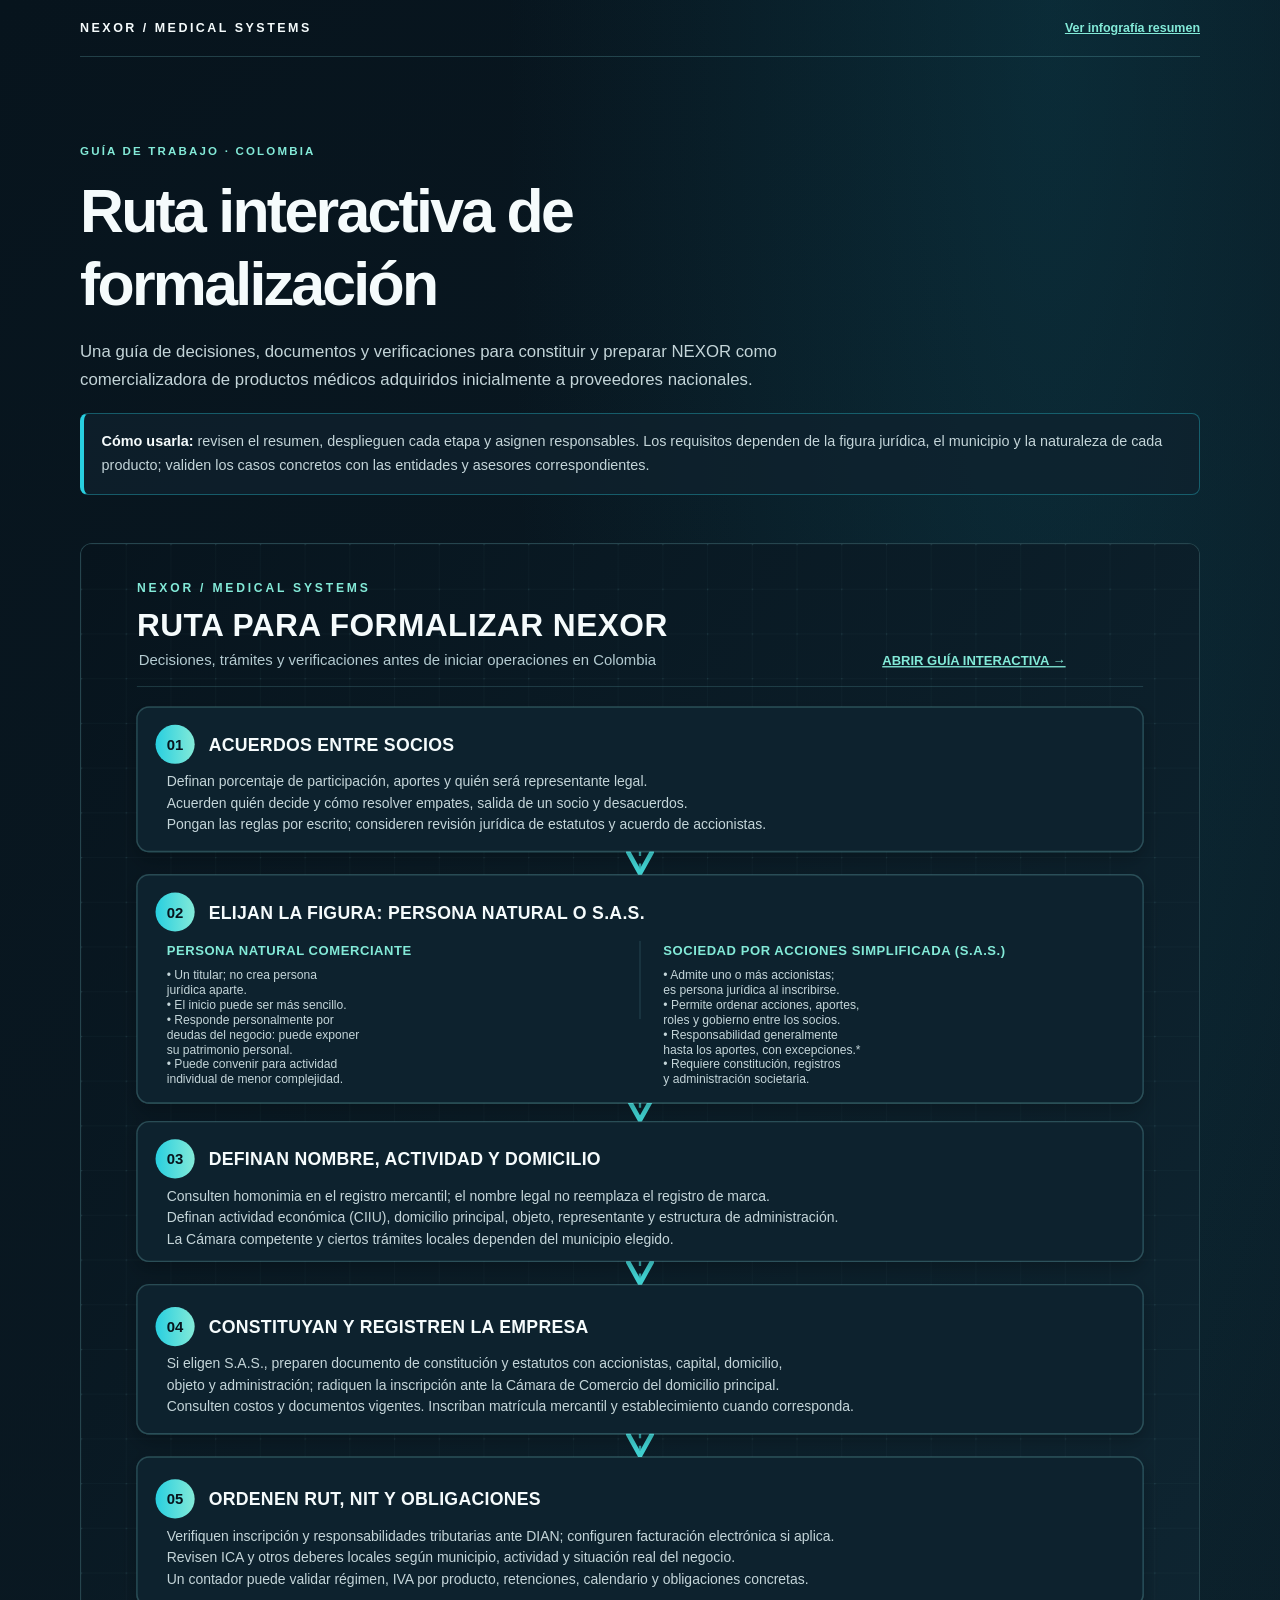
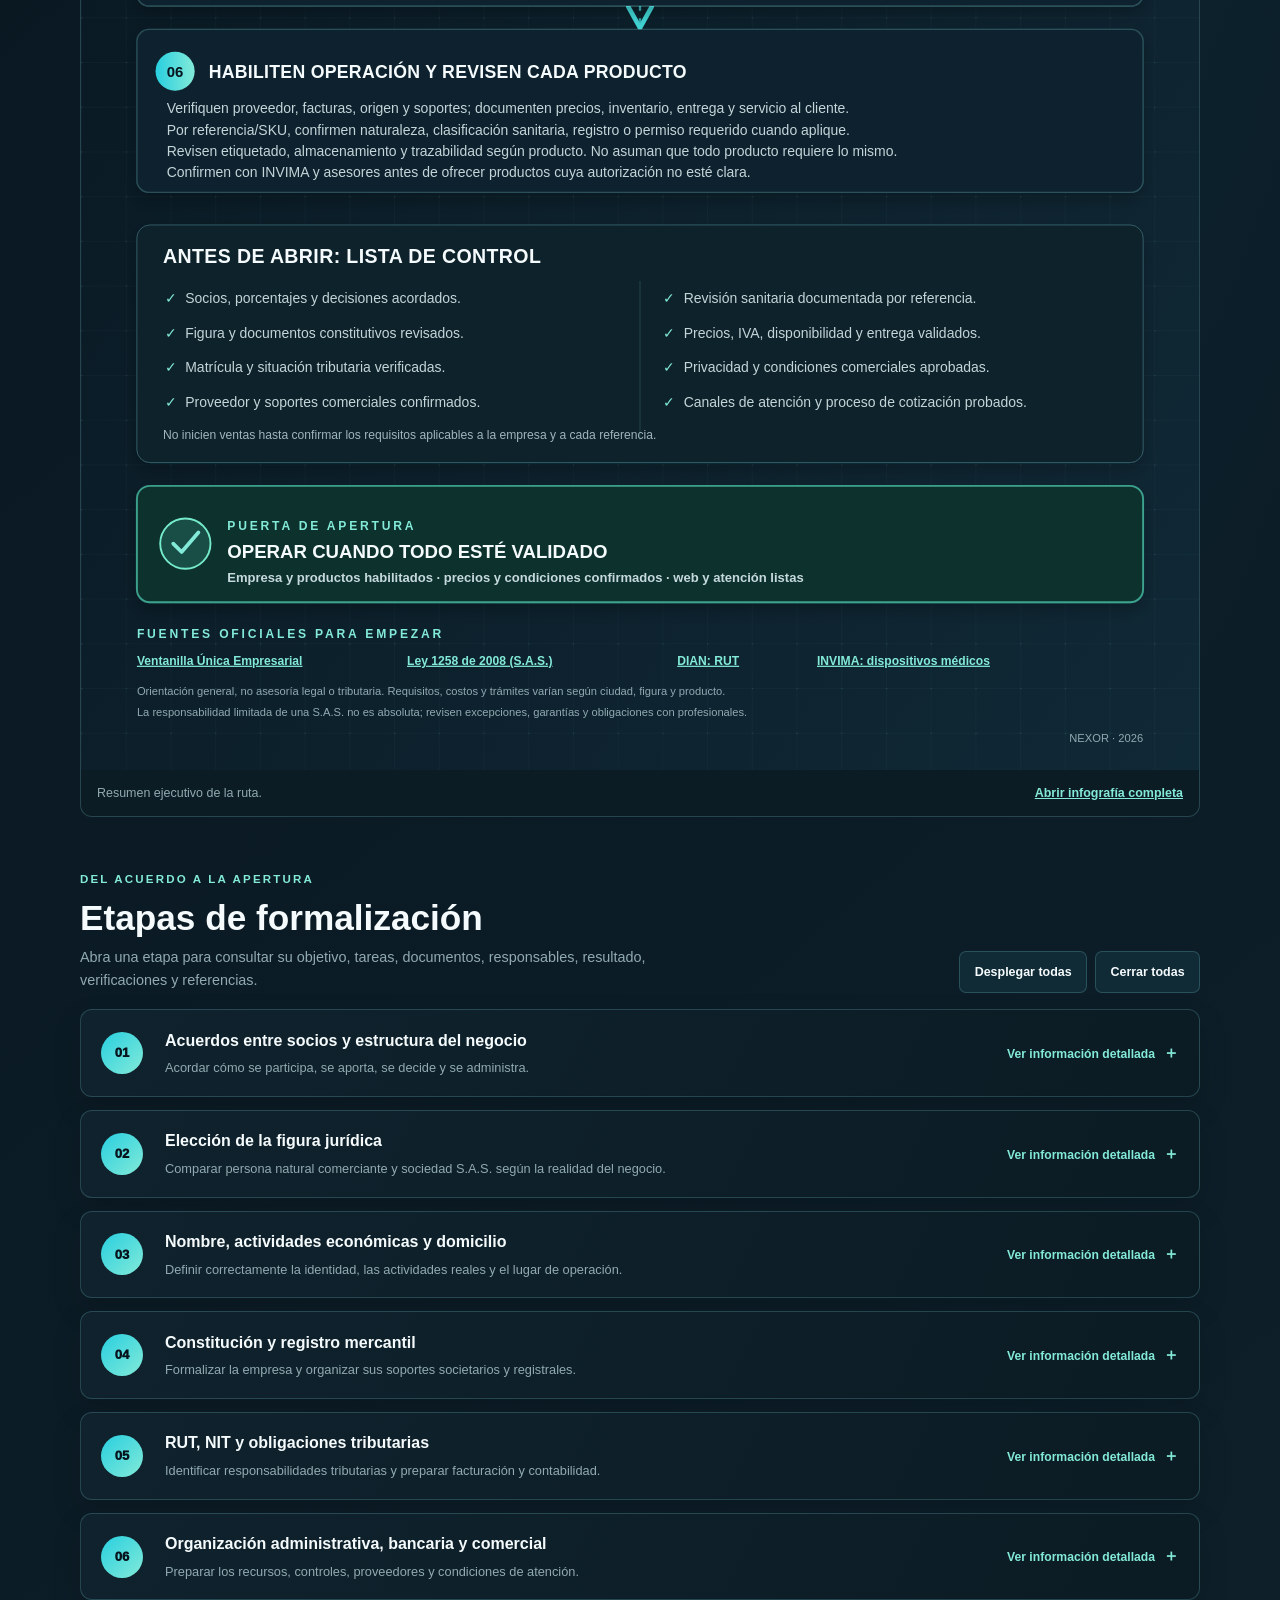
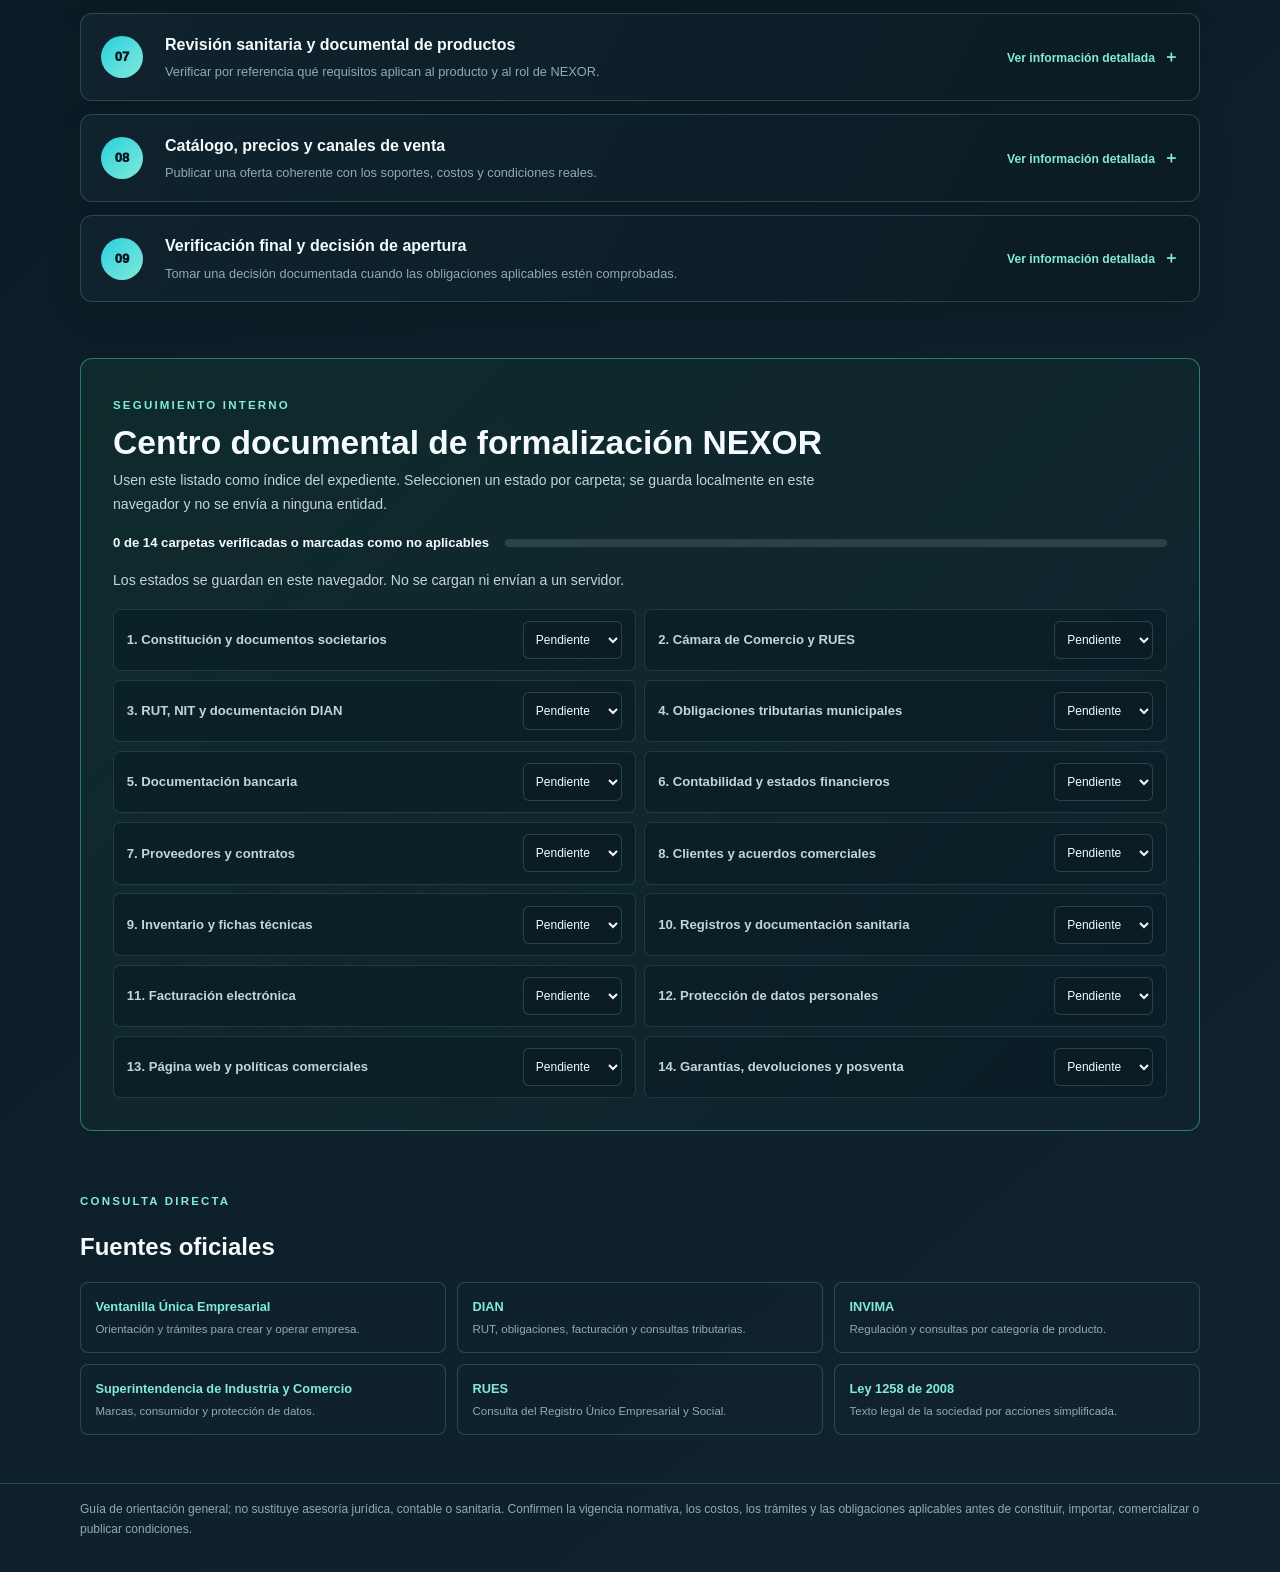
<file: Guías/ruta-formalizacion.html>
<!doctype html>
<html lang="es">
<head>
  <meta charset="utf-8">
  <meta name="viewport" content="width=device-width, initial-scale=1">
  <meta name="description" content="Guía interactiva de formalización empresarial, tributaria, comercial y sanitaria para NEXOR en Colombia.">
  <meta name="theme-color" content="#07141d">
  <title>Ruta interactiva de formalización | NEXOR</title>
  <style>
    :root {
      color-scheme: dark;
      --bg: #07141d;
      --surface: #10232e;
      --surface-soft: #0c1c25;
      --ink: #f5fbfc;
      --body: #c4d5d9;
      --muted: #91aab1;
      --line: rgba(140, 234, 241, .2);
      --cyan: #28cfe0;
      --mint: #83ead8;
      --green-bg: #10332f;
      --radius: 12px;
      font-family: Manrope, "Segoe UI", Arial, sans-serif;
    }

    * { box-sizing: border-box; }

    body {
      min-width: 320px;
      margin: 0;
      background:
        radial-gradient(ellipse at 82% 0, rgba(20, 128, 150, .2), transparent 34rem),
        linear-gradient(140deg, #07141d, #10232e);
      color: var(--ink);
      line-height: 1.65;
    }

    a { color: var(--mint); }
    a:hover { color: #fff; }
    button, select { font: inherit; }
    :focus-visible { outline: 3px solid var(--cyan); outline-offset: 3px; }

    .container { width: min(1120px, calc(100% - 40px)); margin-inline: auto; }
    .topbar { display: flex; justify-content: space-between; align-items: center; gap: 1rem; padding-block: 1.1rem; border-bottom: 1px solid var(--line); }
    .brand { color: var(--ink); font-size: .78rem; font-weight: 900; letter-spacing: .2em; text-decoration: none; }
    .topbar a:last-child { font-size: .78rem; font-weight: 800; }
    .hero { padding: clamp(2.5rem, 7vw, 5rem) 0 2rem; }
    .eyebrow { color: var(--mint); font-size: .72rem; font-weight: 900; letter-spacing: .19em; text-transform: uppercase; }
    h1, h2, h3 { line-height: 1.2; }
    h1 { max-width: 850px; margin: .75rem 0 1rem; font-size: clamp(2rem, 5vw, 3.8rem); letter-spacing: -.045em; }
    .hero p { max-width: 800px; color: var(--body); font-size: 1.05rem; }
    .notice { margin-top: 1.25rem; padding: 1rem 1.1rem; border: 1px solid rgba(40, 207, 224, .35); border-left: 4px solid var(--cyan); border-radius: 8px; background: rgba(16, 35, 46, .74); color: var(--body); font-size: .9rem; }
    .notice strong { color: var(--ink); }
    .summary-wrap { margin: 1rem auto 3rem; overflow: hidden; border: 1px solid var(--line); border-radius: var(--radius); background: var(--surface-soft); }
    .summary-wrap img { display: block; width: 100%; height: auto; }
    .summary-caption { display: flex; justify-content: space-between; align-items: center; flex-wrap: wrap; gap: .7rem; padding: .8rem 1rem; color: var(--muted); font-size: .78rem; }
    .summary-caption a { font-weight: 800; }

    .section-heading { display: flex; justify-content: space-between; align-items: end; gap: 1rem; margin: 2rem 0 1rem; }
    .section-heading h2 { margin: .35rem 0 0; font-size: clamp(1.5rem, 3vw, 2.2rem); }
    .section-heading p { max-width: 590px; margin: .4rem 0 0; color: var(--muted); font-size: .9rem; }
    .tool-button, .expand-button {
      min-height: 42px;
      padding: .6rem .9rem;
      border: 1px solid var(--line);
      border-radius: 7px;
      background: #102a36;
      color: var(--ink);
      cursor: pointer;
      font-size: .78rem;
      font-weight: 800;
    }
    .tool-button:hover, .expand-button:hover { border-color: var(--cyan); background: #143543; }
    .expand-controls { display: flex; gap: .5rem; flex-wrap: wrap; }

    .stages { display: grid; gap: .8rem; }
    .stage {
      overflow: clip;
      border: 1px solid var(--line);
      border-radius: var(--radius);
      background: linear-gradient(115deg, rgba(16, 35, 46, .98), rgba(11, 28, 37, .98));
      box-shadow: 0 12px 30px rgba(0, 0, 0, .13);
    }
    .stage summary { display: grid; grid-template-columns: 48px minmax(0, 1fr) auto; align-items: center; gap: 1rem; padding: 1.1rem 1.25rem; cursor: pointer; list-style: none; }
    .stage summary::-webkit-details-marker { display: none; }
    .stage summary:hover { background: rgba(40, 207, 224, .045); }
    .stage-number { display: grid; width: 42px; height: 42px; place-items: center; border-radius: 50%; background: linear-gradient(135deg, var(--cyan), var(--mint)); color: var(--bg); font-size: .82rem; font-weight: 950; }
    .stage-title { display: block; font-size: 1rem; font-weight: 900; }
    .stage-objective { display: block; margin-top: .2rem; color: var(--muted); font-size: .8rem; font-weight: 500; }
    .summary-action { color: var(--mint); font-size: .76rem; font-weight: 900; white-space: nowrap; }
    .summary-action::after { content: "＋"; margin-left: .5rem; font-size: 1rem; }
    details[open] .summary-action::after { content: "−"; }
    details[open] .summary-action .close-label { display: inline; }
    details[open] .summary-action .open-label { display: none; }
    details:not([open]) .summary-action .close-label { display: none; }
    .stage-content { padding: .2rem 1.25rem 1.4rem 5.25rem; border-top: 1px solid rgba(140, 234, 241, .1); }
    .detail-grid { display: grid; grid-template-columns: repeat(2, minmax(0, 1fr)); gap: .8rem; margin-top: .8rem; }
    .detail { padding: .85rem .95rem; border: 1px solid rgba(140, 234, 241, .12); border-radius: 8px; background: rgba(3, 15, 22, .3); }
    .detail h3 { margin: 0 0 .45rem; color: var(--mint); font-size: .76rem; letter-spacing: .075em; text-transform: uppercase; }
    .detail p, .detail ul, .detail ol { margin: 0; color: var(--body); font-size: .84rem; }
    .detail ul, .detail ol { padding-left: 1.15rem; }
    .detail li + li { margin-top: .26rem; }
    .detail--wide { grid-column: 1 / -1; }
    .detail .sources { display: flex; flex-wrap: wrap; gap: .5rem 1rem; margin: 0; padding: 0; list-style: none; }
    .detail .sources li { margin: 0; }
    .callout { margin-top: .7rem; padding: .65rem .75rem; border-left: 3px solid var(--cyan); background: rgba(40, 207, 224, .07); color: var(--body); font-size: .8rem; }
    .compare { display: grid; grid-template-columns: repeat(2, minmax(0, 1fr)); gap: .8rem; }
    .compare article { padding: .85rem; border: 1px solid rgba(140, 234, 241, .14); border-radius: 8px; }
    .compare h4 { margin: 0 0 .4rem; color: var(--ink); font-size: .86rem; }
    .compare p { color: var(--body); font-size: .82rem; }

    .document-center { margin: 3.5rem 0 2rem; padding: clamp(1.1rem, 3vw, 2rem); border: 1px solid rgba(83, 223, 191, .45); border-radius: var(--radius); background: linear-gradient(135deg, rgba(16, 51, 47, .62), rgba(16, 35, 46, .96)); }
    .document-center h2 { margin: .3rem 0; font-size: clamp(1.5rem, 3vw, 2.1rem); }
    .document-center > p { max-width: 760px; margin: .4rem 0 1rem; color: var(--body); font-size: .88rem; }
    .progress-row { display: flex; justify-content: space-between; align-items: center; gap: 1rem; margin: 1rem 0; }
    .progress-copy { color: var(--ink); font-size: .82rem; font-weight: 800; }
    .progress-track { height: 8px; flex: 1; overflow: hidden; border-radius: 99px; background: rgba(255,255,255,.12); }
    .progress-value { width: 0; height: 100%; border-radius: inherit; background: linear-gradient(90deg, var(--cyan), var(--mint)); transition: width .25s ease; }
    .storage-status { min-height: 1.3rem; margin: .35rem 0; color: var(--muted); font-size: .75rem; }
    .document-list { display: grid; grid-template-columns: repeat(2, minmax(0, 1fr)); gap: .55rem; margin: 1rem 0 0; padding: 0; list-style: none; }
    .document-item { display: grid; grid-template-columns: minmax(0, 1fr) auto; align-items: center; gap: .75rem; padding: .7rem .8rem; border: 1px solid rgba(140, 234, 241, .14); border-radius: 7px; background: rgba(3, 15, 22, .28); }
    .document-item label { color: var(--body); font-size: .82rem; font-weight: 700; }
    .document-item select { max-width: 150px; min-height: 38px; padding: .35rem .5rem; border: 1px solid var(--line); border-radius: 6px; background: #0b1c25; color: var(--ink); font-size: .75rem; }
    .sources-section { padding: 1.5rem 0 3rem; }
    .sources-grid { display: grid; grid-template-columns: repeat(3, minmax(0, 1fr)); gap: .7rem; margin-top: .8rem; }
    .source-card { display: block; padding: .8rem .9rem; border: 1px solid var(--line); border-radius: 8px; background: rgba(16, 35, 46, .7); color: var(--ink); text-decoration: none; }
    .source-card strong { display: block; color: var(--mint); font-size: .8rem; }
    .source-card span { display: block; margin-top: .2rem; color: var(--muted); font-size: .72rem; }
    footer { padding: 1rem 0 2rem; border-top: 1px solid var(--line); color: var(--muted); font-size: .75rem; }
    .sr-only { position: absolute; width: 1px; height: 1px; padding: 0; margin: -1px; overflow: hidden; clip: rect(0, 0, 0, 0); white-space: nowrap; border: 0; }

    @media (max-width: 720px) {
      .stage summary { grid-template-columns: 42px minmax(0, 1fr); gap: .75rem; padding: 1rem; }
      .summary-action { grid-column: 2; }
      .stage-content { padding: .2rem 1rem 1rem; }
      .detail-grid, .compare, .document-list, .sources-grid { grid-template-columns: 1fr; }
      .section-heading { align-items: flex-start; flex-direction: column; }
      .document-item { grid-template-columns: minmax(0, 1fr) auto; }
    }

    @media (prefers-reduced-motion: reduce) {
      *, *::before, *::after { scroll-behavior: auto !important; transition-duration: .01ms !important; }
    }
  </style>
</head>
<body>
  <header class="container topbar">
    <a class="brand" href="#inicio">NEXOR / MEDICAL SYSTEMS</a>
    <a href="ruta-formalizacion-resumen.svg">Ver infografía resumen</a>
  </header>

  <main class="container" id="inicio">
    <section class="hero" aria-labelledby="page-title">
      <span class="eyebrow">Guía de trabajo · Colombia</span>
      <h1 id="page-title">Ruta interactiva de formalización</h1>
      <p>Una guía de decisiones, documentos y verificaciones para constituir y preparar NEXOR como comercializadora de productos médicos adquiridos inicialmente a proveedores nacionales.</p>
      <div class="notice"><strong>Cómo usarla:</strong> revisen el resumen, desplieguen cada etapa y asignen responsables. Los requisitos dependen de la figura jurídica, el municipio y la naturaleza de cada producto; validen los casos concretos con las entidades y asesores correspondientes.</div>
    </section>

    <figure class="summary-wrap">
      <img src="ruta-formalizacion-resumen.svg" alt="Infografía resumen de la ruta para formalizar NEXOR en Colombia">
      <figcaption class="summary-caption"><span>Resumen ejecutivo de la ruta.</span><a href="ruta-formalizacion-resumen.svg">Abrir infografía completa</a></figcaption>
    </figure>

    <section aria-labelledby="stages-title">
      <div class="section-heading">
        <div>
          <span class="eyebrow">Del acuerdo a la apertura</span>
          <h2 id="stages-title">Etapas de formalización</h2>
          <p>Abra una etapa para consultar su objetivo, tareas, documentos, responsables, resultado, verificaciones y referencias.</p>
        </div>
        <div class="expand-controls">
          <button class="tool-button" id="expand-all" type="button">Desplegar todas</button>
          <button class="tool-button" id="collapse-all" type="button">Cerrar todas</button>
        </div>
      </div>

      <div class="stages">
        <details class="stage">
          <summary><span class="stage-number">01</span><span><span class="stage-title">Acuerdos entre socios y estructura del negocio</span><span class="stage-objective">Acordar cómo se participa, se aporta, se decide y se administra.</span></span><span class="summary-action"><span class="open-label">Ver información detallada</span><span class="close-label">Cerrar detalle</span></span></summary>
          <div class="stage-content"><div class="detail-grid">
            <section class="detail"><h3>Objetivo</h3><p>Definir las reglas económicas, administrativas y de gobierno de NEXOR antes de constituirla, para reducir ambigüedades y prevenir conflictos entre socios.</p></section>
            <section class="detail"><h3>Actividades</h3><ul><li>Identificar a los socios y fijar porcentajes de participación y aportes iniciales, en dinero o bienes.</li><li>Acordar si habrá aportes futuros, cómo se autorizan y cómo se documentan.</li><li>Definir distribución de utilidades, tratamiento de pérdidas, reinversión y retiros.</li><li>Separar el dinero de la empresa de los recursos personales.</li><li>Establecer quién puede aprobar compras, inversiones, pagos, contratos y obligaciones.</li><li>Definir representante legal, facultades, mecanismos de votación, desempate, ingreso y salida de socios.</li></ul></section>
            <section class="detail"><h3>Documentos a preparar</h3><ul><li>Acuerdo entre socios o de accionistas y cuadro de participaciones.</li><li>Acta o registro de decisiones iniciales y aportes acordados.</li><li>Estatutos, si se constituye una sociedad.</li><li>Acuerdo de confidencialidad, si el intercambio de información lo justifica.</li></ul><div class="callout">Un acuerdo de socios no sustituye los estatutos ni los registros que exige la ley. Definan con asesoría qué debe constar en cada documento.</div></section>
            <section class="detail"><h3>Responsables y resultado</h3><p><strong>Responsables:</strong> socios fundadores; abogado o asesor societario para revisar documentos, si lo requieren. <strong>Resultado:</strong> reglas de participación y gobierno acordadas por escrito, con responsables y límites de autorización claros.</p></section>
            <section class="detail detail--wide"><h3>Verificaciones y fuentes</h3><p>Confirmen identidad, capacidad para contratar, origen y valoración de aportes, tratamiento de empates, salida y solución de controversias. No firmen reglas que no reflejen el acuerdo real.</p><ul class="sources"><li><a href="https://www.funcionpublica.gov.co/eva/gestornormativo/norma.php?i=34130" target="_blank" rel="noopener noreferrer">Ley 1258 de 2008 (S.A.S.)</a></li><li><a href="https://www.vue.gov.co/" target="_blank" rel="noopener noreferrer">Ventanilla Única Empresarial</a></li></ul></section>
          </div></div>
        </details>

        <details class="stage">
          <summary><span class="stage-number">02</span><span><span class="stage-title">Elección de la figura jurídica</span><span class="stage-objective">Comparar persona natural comerciante y sociedad S.A.S. según la realidad del negocio.</span></span><span class="summary-action"><span class="open-label">Ver información detallada</span><span class="close-label">Cerrar detalle</span></span></summary>
          <div class="stage-content"><div class="detail-grid">
            <section class="detail detail--wide"><h3>Objetivo y comparación</h3><div class="compare">
              <article><h4>Persona natural comerciante</h4><p>Una persona ejerce el comercio en nombre propio; no nace una persona jurídica separada. El registro y administración pueden ser más simples, pero las obligaciones del negocio pueden comprometer directamente su patrimonio personal. No crea una estructura accionaria para varios socios.</p></article>
              <article><h4>Sociedad por acciones simplificada (S.A.S.)</h4><p>Puede constituirse por una o varias personas y, una vez inscrita, es persona jurídica distinta. Permite organizar acciones, aportes, administración y reglas entre accionistas. La responsabilidad se limita, como regla general, a los aportes, con excepciones legales; requiere constitución, registros y cumplimiento de deberes societarios.</p></article>
            </div><div class="callout">La S.A.S. no es automáticamente mejor ni garantiza menos impuestos o ausencia de responsabilidad. La elección depende del número de participantes, riesgo patrimonial, clientes, financiación, costos y capacidad para mantener las obligaciones de la estructura.</div></section>
            <section class="detail"><h3>Criterios para decidir</h3><ul><li>¿Habrá uno o varios propietarios?</li><li>¿Qué nivel de separación patrimonial se busca y qué garantías pueden exigir terceros?</li><li>¿Cómo se tomarán decisiones y entrarán nuevos inversionistas?</li><li>¿Qué piden proveedores, clínicas, hospitales o clientes institucionales?</li><li>¿Cuáles son los costos de creación y administración recurrente?</li><li>¿Qué obligaciones tributarias corresponden? No se definen solo por elegir S.A.S. o persona natural.</li></ul></section>
            <section class="detail"><h3>Documentos y responsables</h3><p>Preparar una comparación escrita, presupuesto de costos y decisión de socios. Consultar a Cámara de Comercio, contador y asesor jurídico según el caso. <strong>Resultado:</strong> figura elegida y decisión documentada antes de preparar formularios o estatutos.</p></section>
            <section class="detail detail--wide"><h3>Verificaciones y fuentes</h3><p>Revisen los artículos vigentes de la Ley 1258, incluidas las excepciones a la limitación de responsabilidad. No confundan personalidad jurídica con inmunidad frente a garantías personales, fraude o responsabilidades legales.</p><ul class="sources"><li><a href="https://www.funcionpublica.gov.co/eva/gestornormativo/norma.php?i=34130" target="_blank" rel="noopener noreferrer">Ley 1258 de 2008</a></li><li><a href="https://www.vue.gov.co/" target="_blank" rel="noopener noreferrer">VUE: guía empresarial</a></li></ul></section>
          </div></div>
        </details>

        <details class="stage">
          <summary><span class="stage-number">03</span><span><span class="stage-title">Nombre, actividades económicas y domicilio</span><span class="stage-objective">Definir correctamente la identidad, las actividades reales y el lugar de operación.</span></span><span class="summary-action"><span class="open-label">Ver información detallada</span><span class="close-label">Cerrar detalle</span></span></summary>
          <div class="stage-content"><div class="detail-grid">
            <section class="detail"><h3>Actividades</h3><ul><li>Consultar en RUES la homonimia del nombre societario o del establecimiento.</li><li>Distinguir razón social, nombre comercial y marca; consultar esta última por separado ante la SIC.</li><li>Comprobar el dominio y los nombres de usuario digitales, sin asumir que ello protege una marca.</li><li>Identificar códigos CIIU conforme a las operaciones reales: venta mayorista/minorista, equipos, productos médicos o comercio electrónico, si corresponden.</li><li>Definir municipio, departamento, domicilio y establecimientos; revisar uso del inmueble y trámites locales.</li></ul></section>
            <section class="detail"><h3>Documentos y resultado</h3><p>Preparar opciones de nombre, descripción de actividades, dirección y soporte del domicilio. <strong>Resultado:</strong> nombre sujeto a disponibilidad, actividades justificadas y domicilio definidos para los registros.</p></section>
            <section class="detail"><h3>Responsables</h3><p>Socios fundadores; Cámara de Comercio para consultas y matrícula; DIAN para referencias CIIU y obligaciones; SIC para consulta de marcas; autoridad local para requisitos territoriales aplicables.</p></section>
            <section class="detail"><h3>Aspectos por verificar</h3><p>No asigne CIIU solo por el nombre del producto ni copie códigos sin validar la actividad efectiva en el catálogo oficial vigente. La matrícula mercantil no registra una marca. La disponibilidad de una marca requiere una búsqueda independiente.</p></section>
            <section class="detail detail--wide"><h3>Fuentes oficiales</h3><ul class="sources"><li><a href="https://www.rues.org.co/" target="_blank" rel="noopener noreferrer">RUES</a></li><li><a href="https://www.dian.gov.co/" target="_blank" rel="noopener noreferrer">DIAN</a></li><li><a href="https://www.sic.gov.co/" target="_blank" rel="noopener noreferrer">Superintendencia de Industria y Comercio</a></li><li><a href="https://www.vue.gov.co/" target="_blank" rel="noopener noreferrer">Ventanilla Única Empresarial</a></li></ul></section>
          </div></div>
        </details>

        <details class="stage">
          <summary><span class="stage-number">04</span><span><span class="stage-title">Constitución y registro mercantil</span><span class="stage-objective">Formalizar la empresa y organizar sus soportes societarios y registrales.</span></span><span class="summary-action"><span class="open-label">Ver información detallada</span><span class="close-label">Cerrar detalle</span></span></summary>
          <div class="stage-content"><div class="detail-grid">
            <section class="detail"><h3>Si se elige S.A.S.</h3><ul><li>Preparar documento privado de constitución, salvo casos en que la ley exija otra formalidad.</li><li>Incluir accionistas, nombre, domicilio, duración, objeto, capital autorizado/suscrito/pagado, administración y facultades de representación.</li><li>Revisar coherencia de estatutos, nombramientos, firmas y aceptaciones antes de radicar.</li></ul></section>
            <section class="detail"><h3>Registro y documentación posterior</h3><ul><li>Diligenciar RUES y presentar los documentos a la Cámara competente.</li><li>Revisar costos, derechos e impuestos aplicables y subsanar observaciones.</li><li>Matricular el establecimiento cuando corresponda y obtener certificado de existencia y representación.</li><li>Conservar estatutos, certificado, formularios y constancias; revisar cuáles libros deben llevarse o inscribirse para la estructura elegida.</li><li>Verificar obligación, plazo y procedimiento del RUB ante DIAN; no asumir que todos los escenarios son iguales.</li></ul></section>
            <section class="detail"><h3>Documentos y responsables</h3><p>Identificaciones, documento constitutivo, estatutos, aceptaciones de cargos, formularios RUES y soportes que solicite la Cámara. Responsable: socios/representante legal; entidad de registro: Cámara de Comercio del domicilio principal.</p></section>
            <section class="detail"><h3>Resultado y verificaciones</h3><p>Empresa registrada y expediente corporativo organizado. Verifiquen que certificado, NIT y datos de representación coincidan; confirmen libros y reportes aplicables con Cámara, DIAN y asesor.</p></section>
            <section class="detail detail--wide"><h3>Fuentes oficiales</h3><ul class="sources"><li><a href="https://www.rues.org.co/" target="_blank" rel="noopener noreferrer">RUES</a></li><li><a href="https://www.vue.gov.co/" target="_blank" rel="noopener noreferrer">VUE</a></li><li><a href="https://www.funcionpublica.gov.co/eva/gestornormativo/norma.php?i=34130" target="_blank" rel="noopener noreferrer">Ley 1258 de 2008</a></li><li><a href="https://www.dian.gov.co/" target="_blank" rel="noopener noreferrer">DIAN: RUB y trámites</a></li></ul></section>
          </div></div>
        </details>

        <details class="stage">
          <summary><span class="stage-number">05</span><span><span class="stage-title">RUT, NIT y obligaciones tributarias</span><span class="stage-objective">Identificar responsabilidades tributarias y preparar facturación y contabilidad.</span></span><span class="summary-action"><span class="open-label">Ver información detallada</span><span class="close-label">Cerrar detalle</span></span></summary>
          <div class="stage-content"><div class="detail-grid">
            <section class="detail"><h3>Registro y análisis tributario</h3><ul><li>Obtener/actualizar el RUT y verificar NIT, actividades, representante y responsabilidades.</li><li>Evaluar régimen ordinario o SIMPLE solo si se cumplen requisitos y resulta conveniente.</li><li>Determinar IVA y tratamiento fiscal por producto; revisar retenciones, renta, información exógena cuando haya obligación e ICA según municipio.</li><li>Mantener datos y responsabilidades actualizados ante DIAN y autoridades locales.</li></ul></section>
            <section class="detail"><h3>Facturación y contabilidad</h3><ul><li>Confirmar si existe obligación de facturar electrónicamente, escoger sistema y completar habilitación requerida.</li><li>Gestionar numeración/autorización cuando aplique, parametrizar conceptos e impuestos y probar facturas y notas crédito.</li><li>Definir marco técnico contable, catálogo de cuentas, terceros, cuentas por cobrar/pagar, inventario y conciliación bancaria.</li></ul></section>
            <section class="detail"><h3>Documentos y responsables</h3><p>RUT, certificado mercantil si corresponde, soportes de identidad/representación, clasificación de productos, datos de facturación y política contable. Responsables: representante legal y contador; DIAN y autoridad tributaria municipal según la obligación.</p></section>
            <section class="detail"><h3>Resultado y controles</h3><p>RUT y responsabilidades verificadas; sistema contable y de facturación preparado. No asignen una tarifa general a todos los dispositivos o insumos: validen clasificación arancelaria/tributaria y norma vigente por referencia con contador.</p></section>
            <section class="detail detail--wide"><h3>Fuentes oficiales</h3><ul class="sources"><li><a href="https://www.dian.gov.co/" target="_blank" rel="noopener noreferrer">DIAN</a></li><li><a href="https://www.dian.gov.co/impuestos/RUT/Paginas/Inscripcion-y-actualizacion-RUT.aspx" target="_blank" rel="noopener noreferrer">DIAN: RUT</a></li><li><a href="https://www.dian.gov.co/impuestos/factura-electronica/Paginas/inicio.aspx" target="_blank" rel="noopener noreferrer">DIAN: facturación electrónica</a></li><li><a href="https://www.vue.gov.co/" target="_blank" rel="noopener noreferrer">VUE</a></li></ul></section>
          </div></div>
        </details>

        <details class="stage">
          <summary><span class="stage-number">06</span><span><span class="stage-title">Organización administrativa, bancaria y comercial</span><span class="stage-objective">Preparar los recursos, controles, proveedores y condiciones de atención.</span></span><span class="summary-action"><span class="open-label">Ver información detallada</span><span class="close-label">Cerrar detalle</span></span></summary>
          <div class="stage-content"><div class="detail-grid">
            <section class="detail"><h3>Actividades</h3><ul><li>Evaluar cuenta bancaria empresarial y definir autorizadores, topes y soportes de pagos.</li><li>Separar operaciones personales de empresariales y mantener conciliaciones.</li><li>Verificar proveedores: identidad, RUT, existencia cuando sea persona jurídica, facturas, cotizaciones, fichas, origen, autorizaciones sanitarias aplicables, garantías, entregas y devoluciones.</li><li>Definir cotización, pagos, entrega, garantías, reclamaciones, servicio y conservación de documentos.</li></ul></section>
            <section class="detail"><h3>Datos personales y sitio web</h3><ul><li>Mapear qué datos se recogen, para qué, quién accede y cuánto tiempo se conservan.</li><li>Preparar política y aviso de privacidad; implementar autorizaciones y canales de consulta/supresión según aplique.</li><li>Publicar información comercial, precio/condiciones, contacto, garantías y reglas de compra claras.</li><li>Proteger bases de clientes/proveedores y limitar accesos; revisar las obligaciones de registro de bases cuando corresponda.</li></ul></section>
            <section class="detail"><h3>Documentos y responsables</h3><p>Expediente de proveedor, contratos/órdenes, protocolos de compra/pago, procedimiento comercial, política de tratamiento de datos, aviso de privacidad y políticas del canal de venta. Responsables: dirección, administración y asesoría contable/jurídica.</p></section>
            <section class="detail"><h3>Resultado y verificaciones</h3><p>Controles administrativos y comerciales documentados. Cuenta bancaria y ciertos controles dependen del banco/operación; no son todos un requisito constitutivo universal. Verifiquen con la SIC las obligaciones de comercio electrónico y datos aplicables.</p></section>
            <section class="detail detail--wide"><h3>Fuentes oficiales</h3><ul class="sources"><li><a href="https://www.sic.gov.co/" target="_blank" rel="noopener noreferrer">SIC: protección al consumidor y datos</a></li><li><a href="https://www.dian.gov.co/" target="_blank" rel="noopener noreferrer">DIAN</a></li><li><a href="https://www.vue.gov.co/" target="_blank" rel="noopener noreferrer">VUE</a></li></ul></section>
          </div></div>
        </details>

        <details class="stage">
          <summary><span class="stage-number">07</span><span><span class="stage-title">Revisión sanitaria y documental de productos</span><span class="stage-objective">Verificar por referencia qué requisitos aplican al producto y al rol de NEXOR.</span></span><span class="summary-action"><span class="open-label">Ver información detallada</span><span class="close-label">Cerrar detalle</span></span></summary>
          <div class="stage-content"><div class="detail-grid">
            <section class="detail"><h3>Matriz por SKU / referencia</h3><p>Registrar código interno, nombre, categoría y finalidad, fabricante, país de origen, proveedor, tipo y riesgo cuando corresponda, registro/permiso y titular si aplica, vigencia, ficha técnica, etiquetado, lote/serie, vencimiento, almacenamiento, garantía y soporte de verificación.</p></section>
            <section class="detail"><h3>Verificación sanitaria</h3><ul><li>Determinar si es dispositivo médico, IVD, medicamento, cosmético u otra categoría; el nombre comercial por sí solo no basta.</li><li>Confirmar clasificación, registro/permisos exigibles y estado vigente para ese producto.</li><li>Verificar que fabricante, titular, importador, referencia, uso y presentación correspondan a los soportes.</li><li>Revisar etiquetado, instrucciones, almacenamiento/transporte y restricciones de comercialización aplicables.</li><li>Conservar consulta, fecha, fuente y evidencia por referencia.</li></ul></section>
            <section class="detail"><h3>Distinguir el modelo de operación</h3><ul><li><strong>Compra nacional para reventa:</strong> validar proveedor y situación sanitaria de cada producto; conservar factura, origen y soportes. No asumir que NEXOR hereda el rol del titular/importador.</li><li><strong>Importación directa:</strong> consultar requisitos de importador, autorizaciones, registros y CCAA antes de importar o almacenar; la excepción para comercialización nacional exclusiva no debe extenderse automáticamente.</li><li><strong>Almacenamiento/distribución:</strong> revisar condiciones de instalaciones, almacenamiento, transporte y vigilancia territorial que correspondan a la categoría y operación.</li></ul></section>
            <section class="detail"><h3>Control y posventa</h3><ul><li>Controlar lotes, series y vencimientos; registrar entradas/salidas y aplicar rotación FEFO/FIFO según producto y política.</li><li>Aislar producto devuelto, deteriorado o no conforme y documentar decisiones.</li><li>Definir recepción de quejas y escalamiento de incidentes; verificar obligaciones de tecnovigilancia asociadas al rol real de NEXOR.</li></ul></section>
            <section class="detail detail--wide"><h3>Nota específica sobre CCAA y resultado esperado</h3><p>INVIMA indica que establecimientos dedicados exclusivamente a comercializar dispositivos médicos, que no importan y solo almacenan/distribuyen, no requieren la certificación CCAA expedida por INVIMA; sí están sujetos a inspección, vigilancia y control de las autoridades territoriales de salud. La conclusión no debe extrapolarse a importadores, fabricantes, acondicionadores ni a otras categorías de productos. Verifiquen el alcance aplicable antes de operar.</p><p><strong>Resultado:</strong> matriz sanitaria por referencia, con documentos y decisiones trazables; no publicar o vender referencias cuya situación aplicable siga sin confirmar.</p></section>
            <section class="detail detail--wide"><h3>Fuentes oficiales</h3><ul class="sources"><li><a href="https://www.invima.gov.co/productos-vigilados/dispositivos-medicos" target="_blank" rel="noopener noreferrer">INVIMA: dispositivos médicos</a></li><li><a href="https://www.invima.gov.co/productos-vigilados/dispositivos-medicos/dispositivos-medicos-equipos-biomedicos" target="_blank" rel="noopener noreferrer">INVIMA: registros, CCAA y preguntas frecuentes</a></li><li><a href="https://www.invima.gov.co/productos-vigilados/dispositivos-medicos/programa-nacional-de-tecnovigilancia" target="_blank" rel="noopener noreferrer">INVIMA: tecnovigilancia</a></li><li><a href="https://www.invima.gov.co/" target="_blank" rel="noopener noreferrer">INVIMA</a></li></ul></section>
          </div></div>
        </details>

        <details class="stage">
          <summary><span class="stage-number">08</span><span><span class="stage-title">Catálogo, precios y canales de venta</span><span class="stage-objective">Publicar una oferta coherente con los soportes, costos y condiciones reales.</span></span><span class="summary-action"><span class="open-label">Ver información detallada</span><span class="close-label">Cerrar detalle</span></span></summary>
          <div class="stage-content"><div class="detail-grid">
            <section class="detail"><h3>Actividades</h3><ul><li>Verificar nombre, referencia, fabricante, descripción, especificaciones, imágenes autorizadas, disponibilidad, presentación, garantía y entrega.</li><li>Calcular precio con compra, transporte, almacenamiento, costos atribuibles, impuestos aplicables y margen aprobado.</li><li>Distinguir margen sobre venta de recargo sobre costo; documentar la fórmula y quién aprueba cambios.</li><li>Definir canales, cotización, tiempos de respuesta, pagos, despacho, posventa y atención de reclamaciones.</li></ul></section>
            <section class="detail"><h3>Documentos y responsables</h3><p>Catálogo aprobado, fichas técnicas y soportes de imágenes, hojas de costos, política de precios, stock, condiciones de cotización, entrega, garantías y contacto. Responsables: área comercial/financiera y responsable de catálogo.</p></section>
            <section class="detail"><h3>Resultado esperado</h3><p>Oferta digital revisada, precios autorizados y canales de venta probados. El cliente debe recibir información clara y consistente antes de aceptar la compra.</p></section>
            <section class="detail"><h3>Verificaciones</h3><p>Corroboren costo y precio por variante; impuestos, cantidad y presentación por SKU; disponibilidad real y derechos de uso de imágenes. No publiquen IVA uniforme ni inventario, garantía o autorización que no hayan confirmado.</p></section>
            <section class="detail detail--wide"><h3>Fuentes oficiales</h3><ul class="sources"><li><a href="https://www.sic.gov.co/" target="_blank" rel="noopener noreferrer">SIC: información al consumidor y comercio electrónico</a></li><li><a href="https://www.dian.gov.co/" target="_blank" rel="noopener noreferrer">DIAN: obligaciones tributarias</a></li><li><a href="https://www.invima.gov.co/productos-vigilados/dispositivos-medicos" target="_blank" rel="noopener noreferrer">INVIMA: regulación por categoría</a></li></ul></section>
          </div></div>
        </details>

        <details class="stage">
          <summary><span class="stage-number">09</span><span><span class="stage-title">Verificación final y decisión de apertura</span><span class="stage-objective">Tomar una decisión documentada cuando las obligaciones aplicables estén comprobadas.</span></span><span class="summary-action"><span class="open-label">Ver información detallada</span><span class="close-label">Cerrar detalle</span></span></summary>
          <div class="stage-content"><div class="detail-grid">
            <section class="detail"><h3>Lista de control por frente</h3><ul><li><strong>Legal:</strong> figura, registros, certificados y documentos societarios; establecimiento si corresponde.</li><li><strong>Tributario:</strong> RUT/NIT, responsabilidades, facturación cuando exista obligación, ICA y calendario.</li><li><strong>Contable/financiero:</strong> sistema, inventario, compras/ventas, bancos y conciliaciones.</li><li><strong>Comercial:</strong> proveedores, precios, catálogo, condiciones y canales.</li><li><strong>Sanitario:</strong> matriz por SKU, autorizaciones aplicables, almacenamiento, trazabilidad y roles definidos.</li></ul></section>
            <section class="detail"><h3>Pruebas y decisión</h3><ul><li>Simular una venta desde consulta y cotización hasta factura, despacho y posventa.</li><li>Verificar datos del cliente, impuestos, inventario, pago, comunicación y soportes.</li><li>Registrar pendientes, responsables, evidencia, fecha y decisión de no abrir si hay un bloqueo legal o sanitario aplicable.</li><li>Aprobar formalmente apertura controlada y plan de seguimiento.</li></ul></section>
            <section class="detail"><h3>Documentos y responsables</h3><p>Lista GO/NO-GO, soportes citados, acta/registro de decisión, responsables y plan de acción. Participan representantes/socios y asesores contables, jurídicos o sanitarios según la verificación.</p></section>
            <section class="detail"><h3>Resultado esperado</h3><p>Decisión documentada de apertura, condicionada al cumplimiento de los requisitos realmente aplicables a NEXOR y a cada referencia. Los requisitos no aplicables deben justificarse, no simplemente dejarse sin revisar.</p></section>
            <section class="detail detail--wide"><h3>Fuentes de consulta</h3><ul class="sources"><li><a href="https://www.vue.gov.co/" target="_blank" rel="noopener noreferrer">VUE</a></li><li><a href="https://www.dian.gov.co/" target="_blank" rel="noopener noreferrer">DIAN</a></li><li><a href="https://www.invima.gov.co/" target="_blank" rel="noopener noreferrer">INVIMA</a></li><li><a href="https://www.sic.gov.co/" target="_blank" rel="noopener noreferrer">SIC</a></li><li><a href="https://www.rues.org.co/" target="_blank" rel="noopener noreferrer">RUES</a></li></ul></section>
          </div></div>
        </details>
      </div>
    </section>

    <section class="document-center" id="centro-documental" aria-labelledby="documents-title">
      <span class="eyebrow">Seguimiento interno</span>
      <h2 id="documents-title">Centro documental de formalización NEXOR</h2>
      <p>Usen este listado como índice del expediente. Seleccionen un estado por carpeta; se guarda localmente en este navegador y no se envía a ninguna entidad.</p>
      <div class="progress-row"><span class="progress-copy" id="progress-copy" aria-live="polite">0 de 14 carpetas verificadas</span><div class="progress-track" role="progressbar" aria-label="Carpetas documentales verificadas" aria-valuemin="0" aria-valuemax="14" aria-valuenow="0"><div class="progress-value" id="progress-value"></div></div></div>
      <p class="storage-status" id="storage-status" role="status" aria-live="polite"></p>
      <ul class="document-list" id="document-list">
        <li class="document-item"><label for="doc-constitucion">1. Constitución y documentos societarios</label><select id="doc-constitucion" data-document-status><option>Pendiente</option><option>En proceso</option><option>Verificado</option><option>No aplica</option></select></li>
        <li class="document-item"><label for="doc-camara">2. Cámara de Comercio y RUES</label><select id="doc-camara" data-document-status><option>Pendiente</option><option>En proceso</option><option>Verificado</option><option>No aplica</option></select></li>
        <li class="document-item"><label for="doc-dian">3. RUT, NIT y documentación DIAN</label><select id="doc-dian" data-document-status><option>Pendiente</option><option>En proceso</option><option>Verificado</option><option>No aplica</option></select></li>
        <li class="document-item"><label for="doc-municipal">4. Obligaciones tributarias municipales</label><select id="doc-municipal" data-document-status><option>Pendiente</option><option>En proceso</option><option>Verificado</option><option>No aplica</option></select></li>
        <li class="document-item"><label for="doc-bancaria">5. Documentación bancaria</label><select id="doc-bancaria" data-document-status><option>Pendiente</option><option>En proceso</option><option>Verificado</option><option>No aplica</option></select></li>
        <li class="document-item"><label for="doc-contabilidad">6. Contabilidad y estados financieros</label><select id="doc-contabilidad" data-document-status><option>Pendiente</option><option>En proceso</option><option>Verificado</option><option>No aplica</option></select></li>
        <li class="document-item"><label for="doc-proveedores">7. Proveedores y contratos</label><select id="doc-proveedores" data-document-status><option>Pendiente</option><option>En proceso</option><option>Verificado</option><option>No aplica</option></select></li>
        <li class="document-item"><label for="doc-clientes">8. Clientes y acuerdos comerciales</label><select id="doc-clientes" data-document-status><option>Pendiente</option><option>En proceso</option><option>Verificado</option><option>No aplica</option></select></li>
        <li class="document-item"><label for="doc-inventario">9. Inventario y fichas técnicas</label><select id="doc-inventario" data-document-status><option>Pendiente</option><option>En proceso</option><option>Verificado</option><option>No aplica</option></select></li>
        <li class="document-item"><label for="doc-sanitario">10. Registros y documentación sanitaria</label><select id="doc-sanitario" data-document-status><option>Pendiente</option><option>En proceso</option><option>Verificado</option><option>No aplica</option></select></li>
        <li class="document-item"><label for="doc-facturacion">11. Facturación electrónica</label><select id="doc-facturacion" data-document-status><option>Pendiente</option><option>En proceso</option><option>Verificado</option><option>No aplica</option></select></li>
        <li class="document-item"><label for="doc-datos">12. Protección de datos personales</label><select id="doc-datos" data-document-status><option>Pendiente</option><option>En proceso</option><option>Verificado</option><option>No aplica</option></select></li>
        <li class="document-item"><label for="doc-web">13. Página web y políticas comerciales</label><select id="doc-web" data-document-status><option>Pendiente</option><option>En proceso</option><option>Verificado</option><option>No aplica</option></select></li>
        <li class="document-item"><label for="doc-posventa">14. Garantías, devoluciones y posventa</label><select id="doc-posventa" data-document-status><option>Pendiente</option><option>En proceso</option><option>Verificado</option><option>No aplica</option></select></li>
      </ul>
    </section>

    <section class="sources-section" aria-labelledby="sources-title">
      <span class="eyebrow">Consulta directa</span>
      <h2 id="sources-title">Fuentes oficiales</h2>
      <div class="sources-grid">
        <a class="source-card" href="https://www.vue.gov.co/" target="_blank" rel="noopener noreferrer"><strong>Ventanilla Única Empresarial</strong><span>Orientación y trámites para crear y operar empresa.</span></a>
        <a class="source-card" href="https://www.dian.gov.co/" target="_blank" rel="noopener noreferrer"><strong>DIAN</strong><span>RUT, obligaciones, facturación y consultas tributarias.</span></a>
        <a class="source-card" href="https://www.invima.gov.co/" target="_blank" rel="noopener noreferrer"><strong>INVIMA</strong><span>Regulación y consultas por categoría de producto.</span></a>
        <a class="source-card" href="https://www.sic.gov.co/" target="_blank" rel="noopener noreferrer"><strong>Superintendencia de Industria y Comercio</strong><span>Marcas, consumidor y protección de datos.</span></a>
        <a class="source-card" href="https://www.rues.org.co/" target="_blank" rel="noopener noreferrer"><strong>RUES</strong><span>Consulta del Registro Único Empresarial y Social.</span></a>
        <a class="source-card" href="https://www.secretariasenado.gov.co/senado/basedoc/ley_1258_2008.html" target="_blank" rel="noopener noreferrer"><strong>Ley 1258 de 2008</strong><span>Texto legal de la sociedad por acciones simplificada.</span></a>
      </div>
    </section>
  </main>

  <footer><div class="container">Guía de orientación general; no sustituye asesoría jurídica, contable o sanitaria. Confirmen la vigencia normativa, los costos, los trámites y las obligaciones aplicables antes de constituir, importar, comercializar o publicar condiciones.</div></footer>

  <script>
    const statusSelects = [...document.querySelectorAll('[data-document-status]')];
    const storageKey = 'nexor-formalization-document-status-v1';
    const storageStatus = document.querySelector('#storage-status');
    let persistentStorageAvailable = true;

    const updateProgress = () => {
      const verified = statusSelects.filter(select => ['Verificado', 'No aplica'].includes(select.value)).length;
      const progress = document.querySelector('[role="progressbar"]');
      progress.setAttribute('aria-valuenow', String(verified));
      document.querySelector('#progress-copy').textContent = verified + ' de ' + statusSelects.length + ' carpetas verificadas o marcadas como no aplicables';
      document.querySelector('#progress-value').style.width = (verified / statusSelects.length * 100) + '%';
    };

    try {
      const savedStatuses = JSON.parse(localStorage.getItem(storageKey) || '{}');
      if (!savedStatuses || typeof savedStatuses !== 'object' || Array.isArray(savedStatuses)) {
        throw new TypeError('El estado guardado no tiene el formato esperado.');
      }
      statusSelects.forEach(select => {
        const savedValue = savedStatuses[select.id];
        if ([...select.options].some(option => option.value === savedValue)) select.value = savedValue;
      });
      storageStatus.textContent = 'Los estados se guardan en este navegador. No se cargan ni envían a un servidor.';
    } catch (error) {
      persistentStorageAvailable = false;
      storageStatus.textContent = 'No se pudo leer el estado guardado en este navegador. Los cambios de esta sesión seguirán funcionando, pero podrían no conservarse al cerrar la página.';
      console.error('No se pudo recuperar el estado del centro documental.', error);
    }

    statusSelects.forEach(select => {
      select.addEventListener('change', () => {
        updateProgress();
        if (!persistentStorageAvailable) return;
        try {
          const savedStatuses = Object.fromEntries(statusSelects.map(item => [item.id, item.value]));
          localStorage.setItem(storageKey, JSON.stringify(savedStatuses));
          storageStatus.textContent = 'Estado guardado en este navegador. No se envió a un servidor.';
        } catch (error) {
          persistentStorageAvailable = false;
          storageStatus.textContent = 'No se pudo guardar el cambio. Los estados seguirán visibles durante esta sesión, pero podrían no conservarse al cerrar la página.';
          console.error('No se pudo guardar el estado del centro documental.', error);
        }
      });
    });
    updateProgress();

    const stages = [...document.querySelectorAll('.stage')];
    document.querySelector('#expand-all').addEventListener('click', () => stages.forEach(stage => { stage.open = true; }));
    document.querySelector('#collapse-all').addEventListener('click', () => stages.forEach(stage => { stage.open = false; }));
  </script>
</body>
</html>
</file>
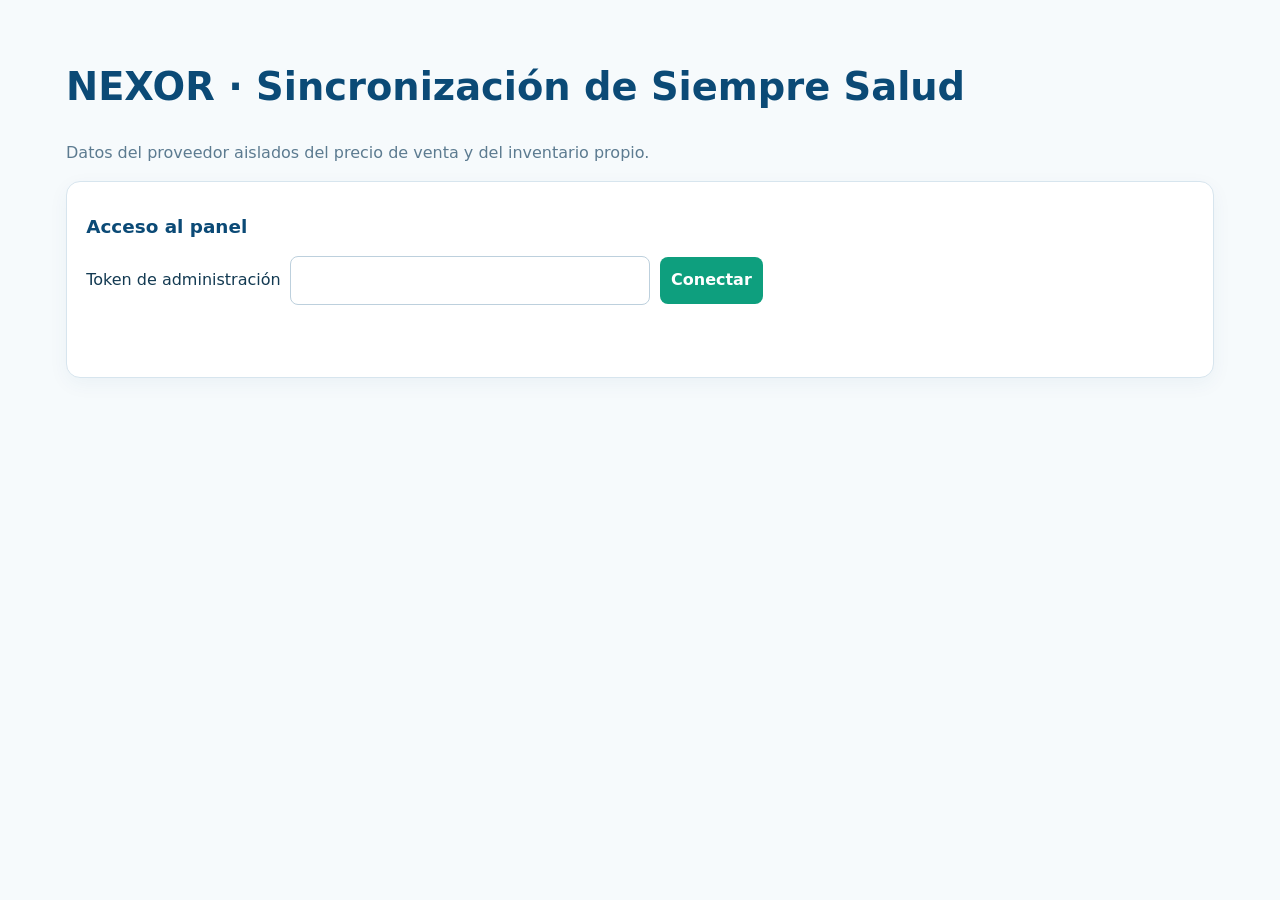
<file: Siempresalud_sync/dashboard.html>
<!doctype html>
<html lang="es">
<head>
  <meta charset="utf-8">
  <meta name="viewport" content="width=device-width, initial-scale=1">
  <title>Sincronización de proveedor | NEXOR</title>
  <style>
    :root{font-family:system-ui,-apple-system,"Segoe UI",sans-serif;color:#133a52;background:#f6fafc;line-height:1.5}
    *{box-sizing:border-box}body{margin:0}.wrap{max-width:1180px;margin:auto;padding:2rem 1rem}
    h1,h2{color:#0b4a76}h1{font-size:clamp(1.7rem,4vw,2.4rem)}h2{font-size:1.15rem}
    .card{background:#fff;border:1px solid #d7e5ee;border-radius:14px;padding:1rem 1.2rem;margin:1rem 0;box-shadow:0 6px 20px #0b4a760d}
    .grid{display:grid;grid-template-columns:repeat(auto-fit,minmax(170px,1fr));gap:.8rem}.metric strong{display:block;font-size:1.5rem;color:#0e7ac4}
    input,button{font:inherit;padding:.7rem;border:1px solid #bdd0dd;border-radius:8px}input{min-width:min(100%,360px)}
    button{background:#0e9f7e;color:#fff;border:0;font-weight:700;cursor:pointer}button:disabled{opacity:.55;cursor:wait}
    .row{display:flex;flex-wrap:wrap;gap:.6rem;align-items:center}.muted{color:#5c7b90}.error{color:#a22626}.status{min-height:1.5rem}
    .table-wrap{overflow:auto}table{width:100%;border-collapse:collapse;font-size:.88rem}th,td{text-align:left;padding:.6rem;border-bottom:1px solid #e4edf2;vertical-align:top}
    th{color:#5c7b90;white-space:nowrap}td a{color:#0e7ac4}.badge{display:inline-block;background:#fff2cf;color:#725400;border-radius:20px;padding:.1rem .5rem}
    .section-note{font-size:.82rem;color:#5c7b90}.hidden{display:none}
  </style>
</head>
<body>
<main class="wrap">
  <h1>NEXOR · Sincronización de Siempre Salud</h1>
  <p class="muted">Datos del proveedor aislados del precio de venta y del inventario propio.</p>
  <section class="card">
    <h2>Acceso al panel</h2>
    <div class="row"><label for="token">Token de administración</label><input id="token" type="password" autocomplete="current-password"><button id="connect">Conectar</button></div>
    <p id="message" class="status" role="status"></p>
  </section>
  <div id="panel" class="hidden">
    <section class="card">
      <div class="row" style="justify-content:space-between"><div><h2>Estado</h2><p>Última sincronización exitosa: <strong id="last-success">—</strong></p></div><button id="sync">Ejecutar sincronización manual</button></div>
      <div class="grid">
        <div class="metric">Productos consultados (última ejecución)<strong id="count-products">0</strong></div>
        <div class="metric">Productos actualizados<strong id="count-updated">0</strong></div>
        <div class="metric">Cambios de disponibilidad<strong id="count-inventory">0</strong></div>
        <div class="metric">Cambios de precio<strong id="count-price">0</strong></div>
        <div class="metric">Productos nuevos<strong id="count-new">0</strong></div>
        <div class="metric">Productos pendientes<strong id="count-pending">0</strong></div>
        <div class="metric">No vistos en barrido completo<strong id="count-missing">0</strong></div>
        <div class="metric">Ejecuciones con error<strong id="count-errors">0</strong></div>
      </div>
      <p class="section-note">La fuente no publica cantidad exacta en UCP; no se muestra ni se infiere.</p>
    </section>
    <section class="card"><h2>Programación persistente</h2><div class="table-wrap"><table><thead><tr><th>Tarea</th><th>Intervalo</th><th>Último éxito</th><th>Próxima ejecución</th></tr></thead><tbody id="schedule"></tbody></table></div></section>
    <section class="card"><h2>Productos del proveedor</h2><div class="table-wrap"><table><thead><tr><th>Producto / presentación</th><th>SKU</th><th>Precio de referencia</th><th>Disponibilidad proveedor</th><th>Revisión</th><th>Consulta</th></tr></thead><tbody id="products"></tbody></table></div></section>
    <section class="card"><h2>Cambios detectados</h2><div class="table-wrap"><table><thead><tr><th>Fecha</th><th>Producto / SKU</th><th>Campo</th><th>Anterior</th><th>Nuevo</th></tr></thead><tbody id="changes"></tbody></table></div></section>
    <section class="card"><h2>Ejecuciones y errores</h2><div class="table-wrap"><table><thead><tr><th>Inicio</th><th>Estado</th><th>Barrido completo</th><th>Ámbitos</th><th>Consultados</th><th>Actualizados</th><th>Cambios precio / disponibilidad</th><th>Error</th></tr></thead><tbody id="runs"></tbody></table></div></section>
  </div>
</main>
<script>
(() => {
  const tokenInput = document.querySelector('#token');
  const message = document.querySelector('#message');
  const panel = document.querySelector('#panel');
  const safe = value => value == null ? '—' : String(value);
  const date = value => value ? new Date(value).toLocaleString('es-CO') : '—';
  const cell = (row, value) => { const td = document.createElement('td'); td.textContent = safe(value); row.append(td); return td; };
  let token = sessionStorage.getItem('nexorSyncToken') || '';
  tokenInput.value = token;
  async function request(path, options = {}) {
    const response = await fetch(path, { ...options, headers: { Authorization: `Bearer ${token}`, ...(options.headers || {}) } });
    const body = await response.json();
    if (!response.ok) throw new Error(body.error || `HTTP ${response.status}`);
    return body;
  }
  function render(data) {
    document.querySelector('#last-success').textContent = date(data.latest_success);
    const latest = data.latest_run || {};
    document.querySelector('#count-products').textContent = latest.products_consulted || 0;
    document.querySelector('#count-updated').textContent = latest.products_updated || 0;
    document.querySelector('#count-inventory').textContent = latest.inventory_changes || 0;
    document.querySelector('#count-price').textContent = latest.price_changes || 0;
    document.querySelector('#count-new').textContent = latest.new_products || 0;
    document.querySelector('#count-pending').textContent = data.counts.pending;
    document.querySelector('#count-missing').textContent = data.counts.missing;
    document.querySelector('#count-errors').textContent = data.counts.errors;
    const schedule = document.querySelector('#schedule'); schedule.replaceChildren();
    for (const item of data.schedule) {
      const tr = document.createElement('tr'); cell(tr, item.name); cell(tr, `${item.interval_seconds / 3600} h`); cell(tr, date(item.last_success_at));
      cell(tr, item.next_due_at > 0 ? new Date(item.next_due_at * 1000).toLocaleString('es-CO') : 'Inmediata'); schedule.append(tr);
    }
    const products = document.querySelector('#products'); products.replaceChildren();
    for (const item of data.products) {
      const tr = document.createElement('tr');
      const name = cell(tr, item.title + (item.presentation ? ` · ${item.presentation}` : ''));
      if (item.source_url) {
        try {
          const source = new URL(item.source_url);
          if (source.protocol === 'https:' && source.hostname === 'siempresalud.co') {
            const link = document.createElement('a'); link.href = source.href; link.target = '_blank'; link.rel = 'noopener'; link.textContent = ' Fuente'; name.append(link);
          }
        } catch { /* Invalid source URLs are displayed as text only. */ }
      }
      cell(tr, item.sku);
      const noMinorUnit = new Set(['BIF','CLP','COP','DJF','GNF','ISK','JPY','KMF','KRW','PYG','RWF','UGX','VND','VUV','XAF','XOF','XPF']);
      const threeMinorUnits = new Set(['BHD','IQD','JOD','KWD','LYD','OMR','TND']);
      const exponent = noMinorUnit.has(item.provider_price_currency) ? 0 : threeMinorUnits.has(item.provider_price_currency) ? 3 : 2;
      const amount = item.provider_price_amount == null ? null : `${(item.provider_price_amount / (10 ** exponent)).toLocaleString('es-CO')} ${item.provider_price_currency}`;
      cell(tr, amount);
      cell(tr, item.supplier_available == null ? 'No informado' : item.supplier_available ? 'Disponible' : 'No disponible');
      const review = cell(tr, item.approval_status === 'pending_review' ? 'Pendiente de aprobación' : item.approval_status);
      if (item.absent_from_complete_scan) review.append(' · No apareció en el último barrido completo; no eliminado.');
      if (item.variant_absent_from_complete_scan) review.append(' · Variante no vista; no eliminada.');
      cell(tr, date(item.last_checked_at)); products.append(tr);
    }
    const changes = document.querySelector('#changes'); changes.replaceChildren();
    for (const item of data.changes) {
      const tr = document.createElement('tr'); cell(tr, date(item.observed_at)); cell(tr, item.title || item.sku || item.entity_id); cell(tr, item.field);
      cell(tr, JSON.stringify(item.old_value)); cell(tr, JSON.stringify(item.new_value)); changes.append(tr);
    }
    const runs = document.querySelector('#runs'); runs.replaceChildren();
    for (const item of data.runs) {
      const tr = document.createElement('tr'); cell(tr, date(item.started_at)); cell(tr, item.status); cell(tr, item.catalog_complete == null ? '—' : item.catalog_complete ? 'Sí' : 'No');
      cell(tr, (item.scopes || []).join(', '));
      cell(tr, item.products_consulted); cell(tr, item.products_updated); cell(tr, `${item.price_changes} / ${item.inventory_changes}`); cell(tr, item.error); runs.append(tr);
    }
  }
  async function refresh() {
    try {
      const data = await request('/api/dashboard'); render(data); panel.classList.remove('hidden'); message.textContent = '';
    } catch (error) { panel.classList.add('hidden'); message.textContent = error.message; message.className = 'status error'; }
  }
  document.querySelector('#connect').addEventListener('click', () => {
    token = tokenInput.value; sessionStorage.setItem('nexorSyncToken', token); refresh();
  });
  document.querySelector('#sync').addEventListener('click', async event => {
    const button = event.currentTarget; button.disabled = true;
    try { const result = await request('/api/sync', { method: 'POST' }); message.textContent = `Sincronización iniciada (${result.run_id}). Actualizando panel…`; setTimeout(refresh, 1500); }
    catch (error) { message.textContent = error.message; message.className = 'status error'; }
    finally { button.disabled = false; }
  });
  if (token) refresh();
  setInterval(() => { if (token) refresh(); }, 30000);
})();
</script>
</body>
</html>
</file>
